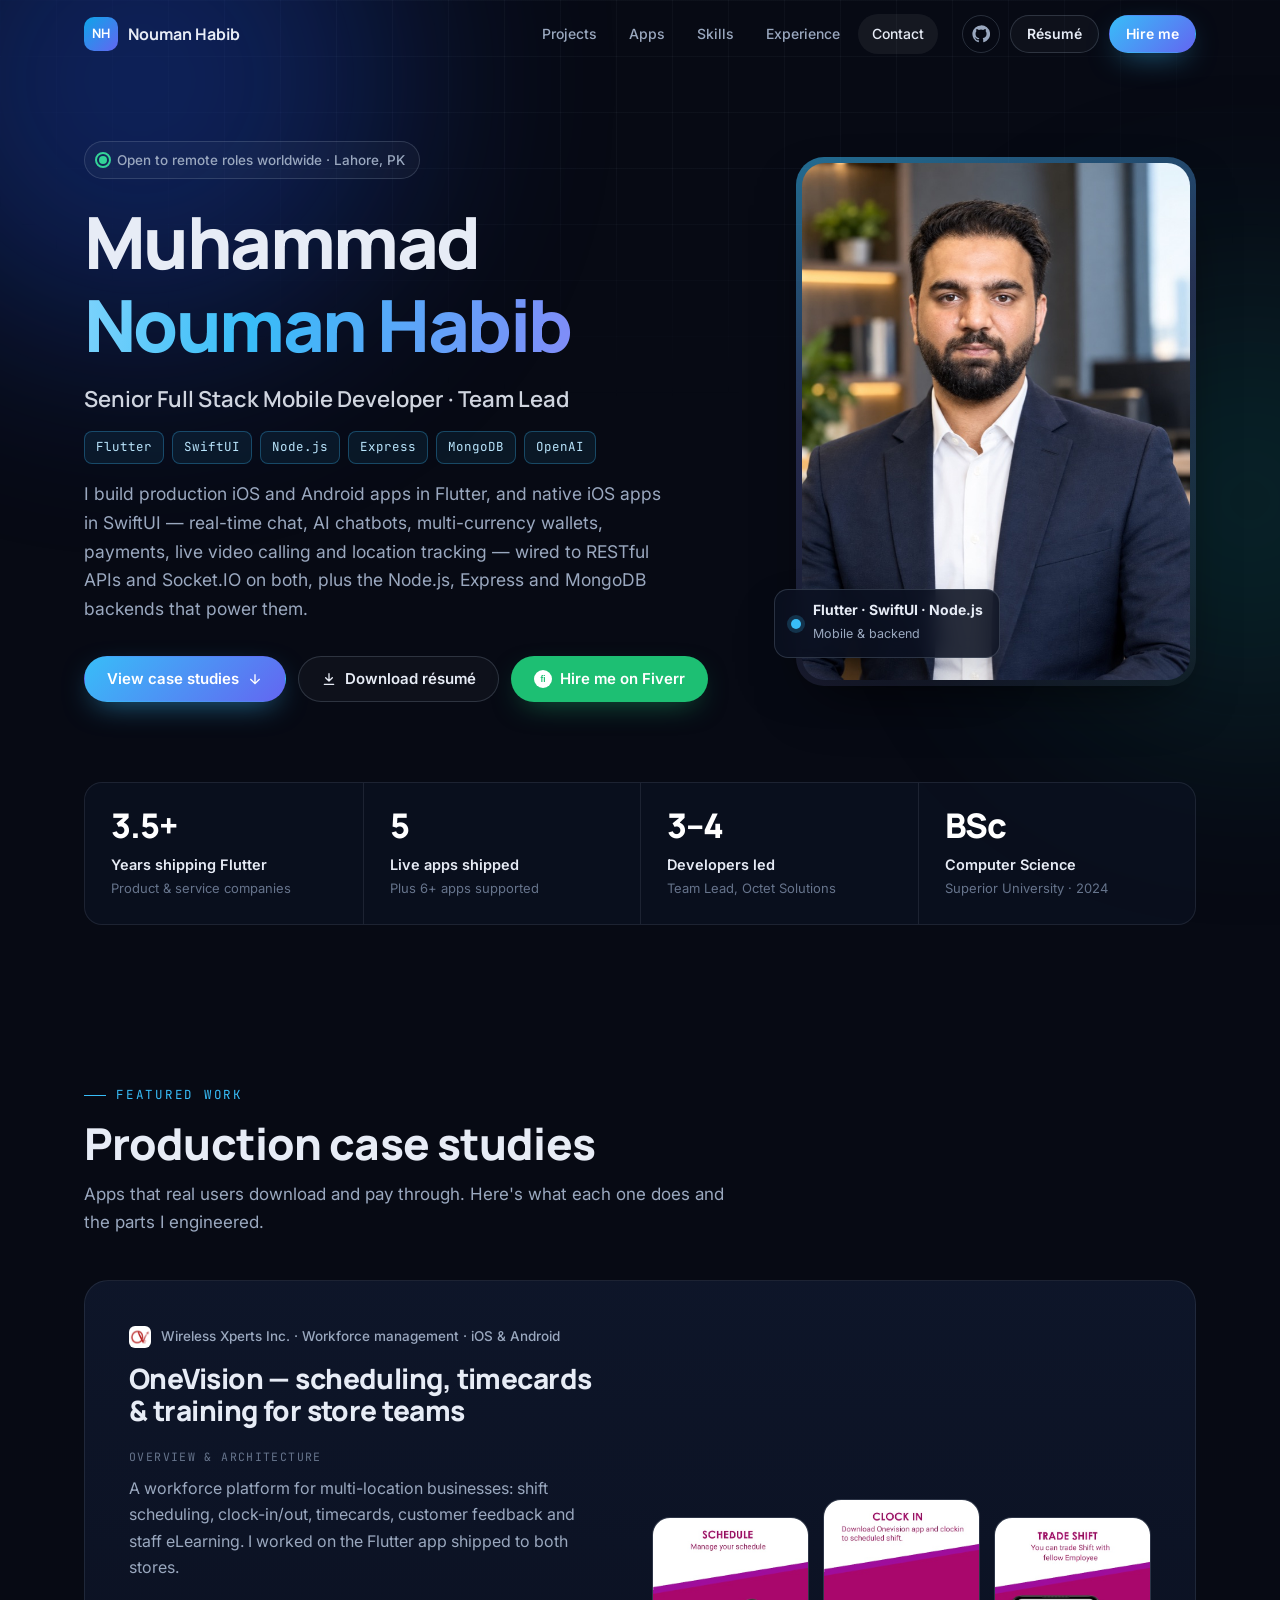
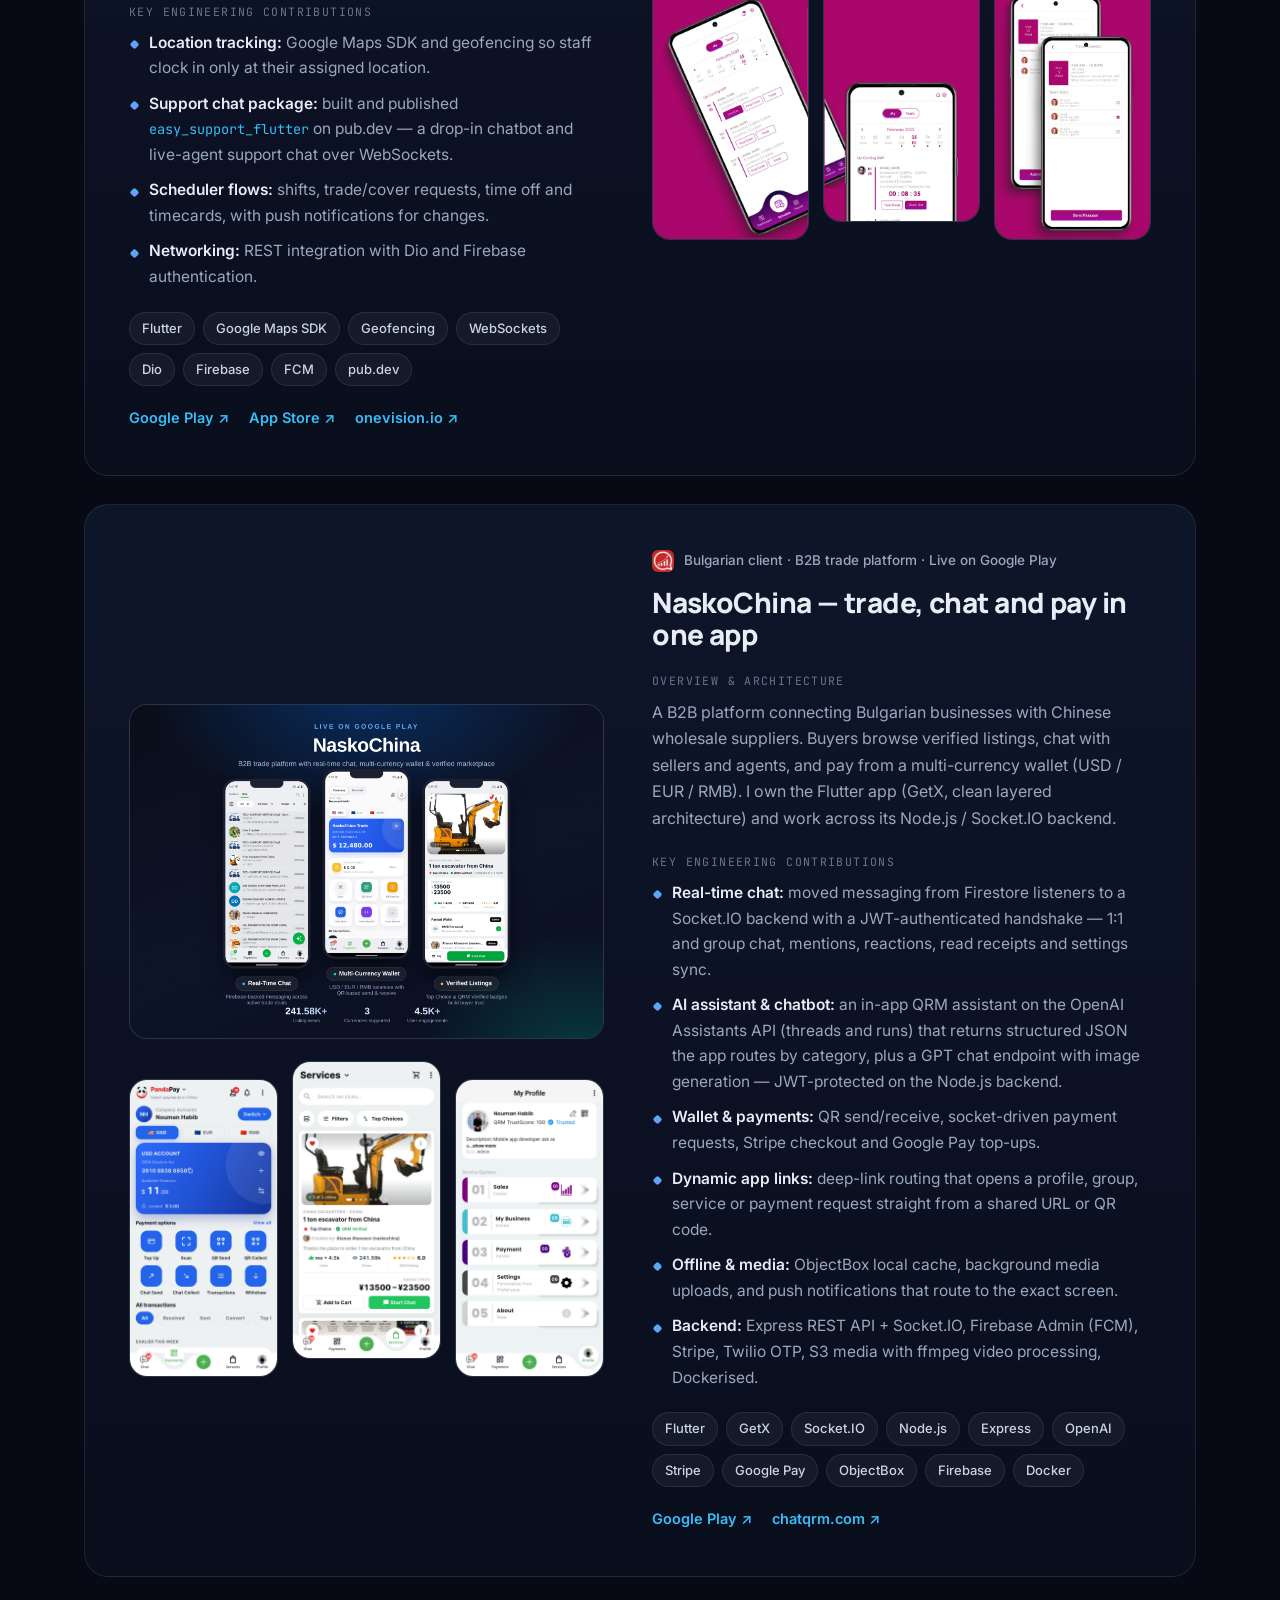
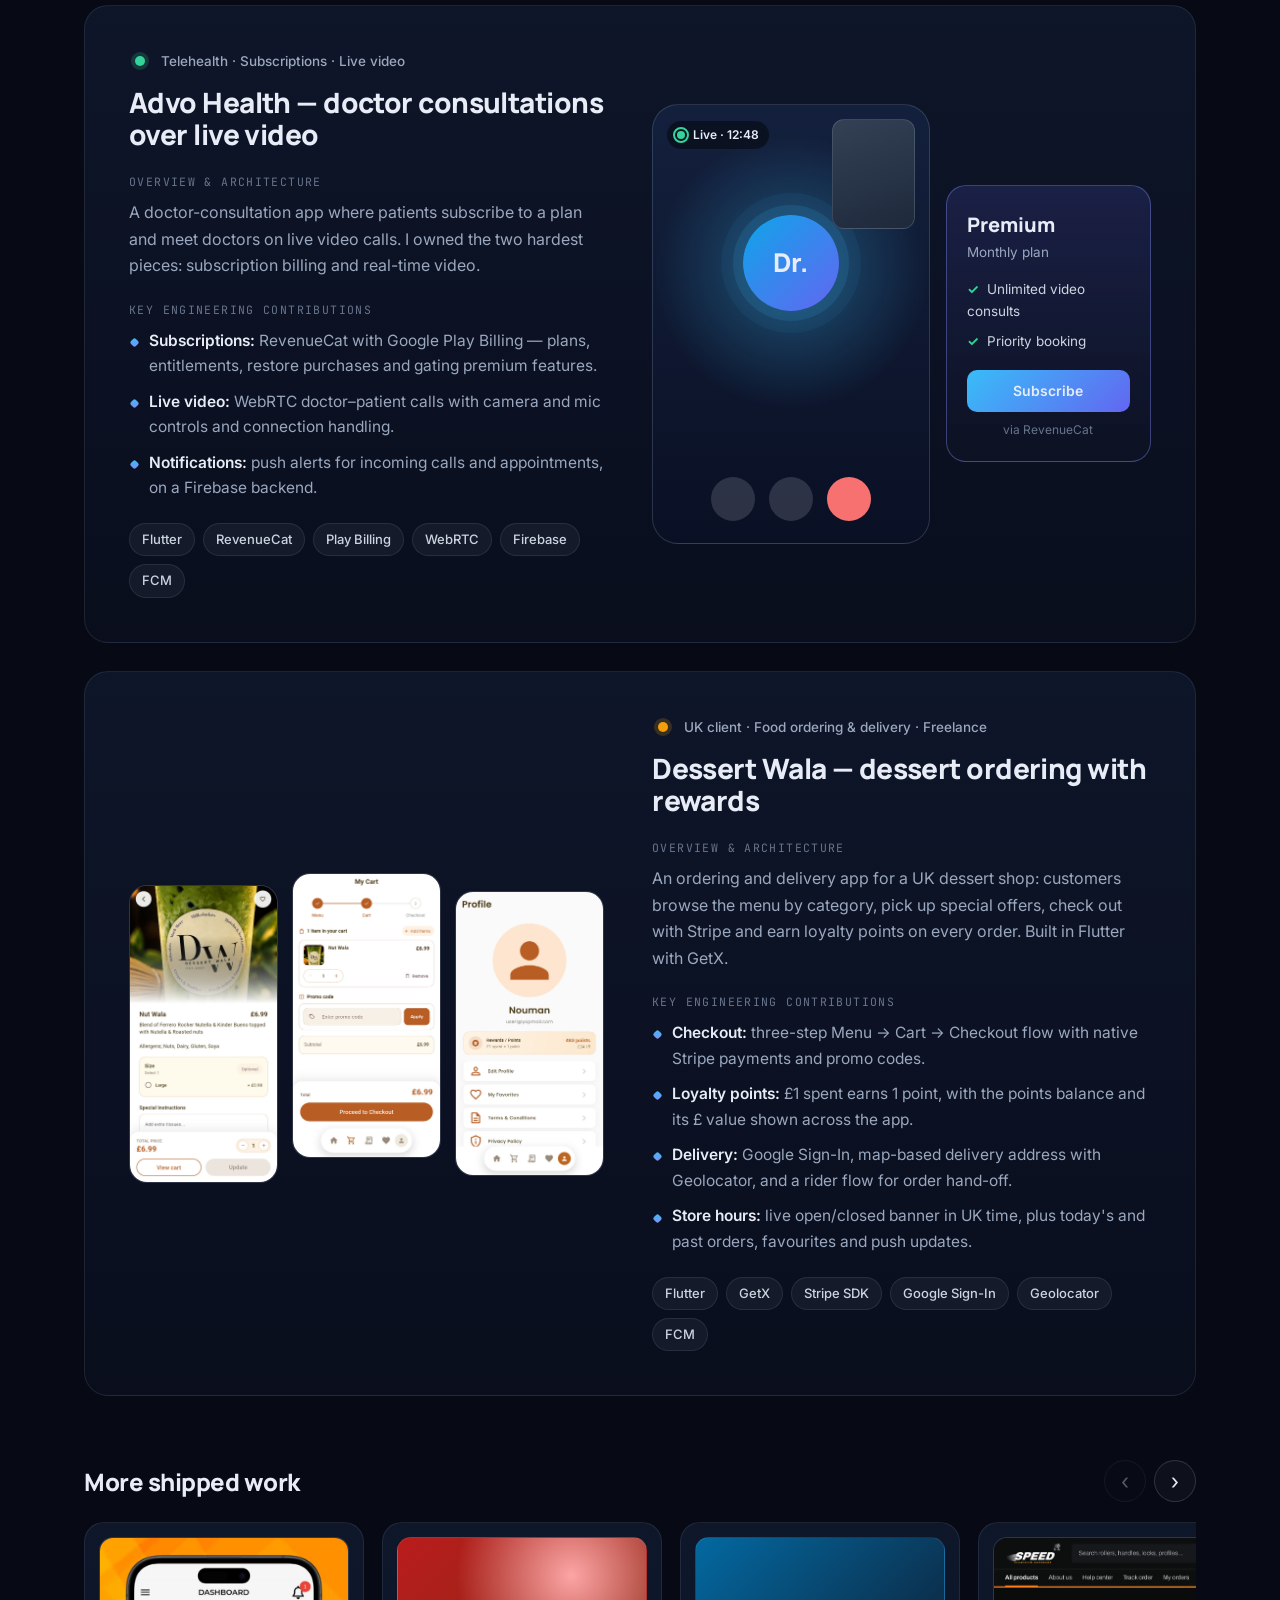
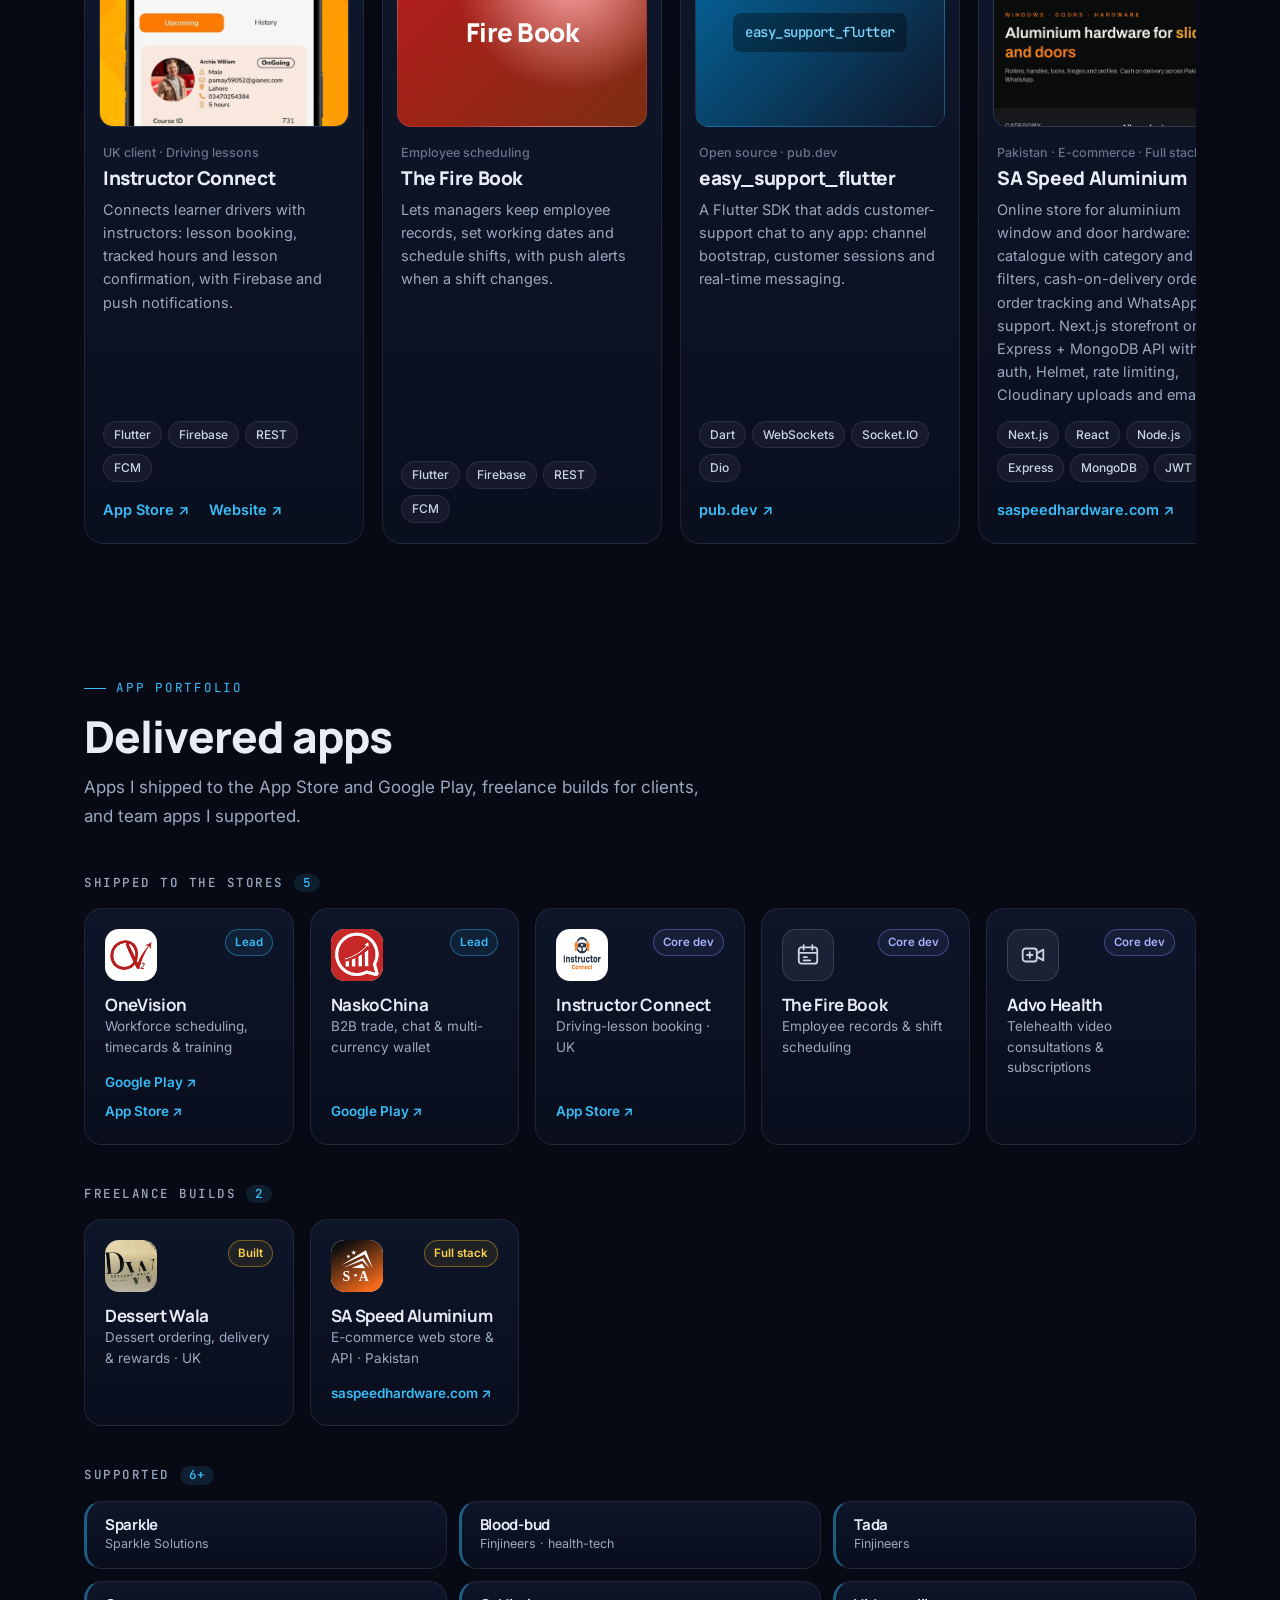
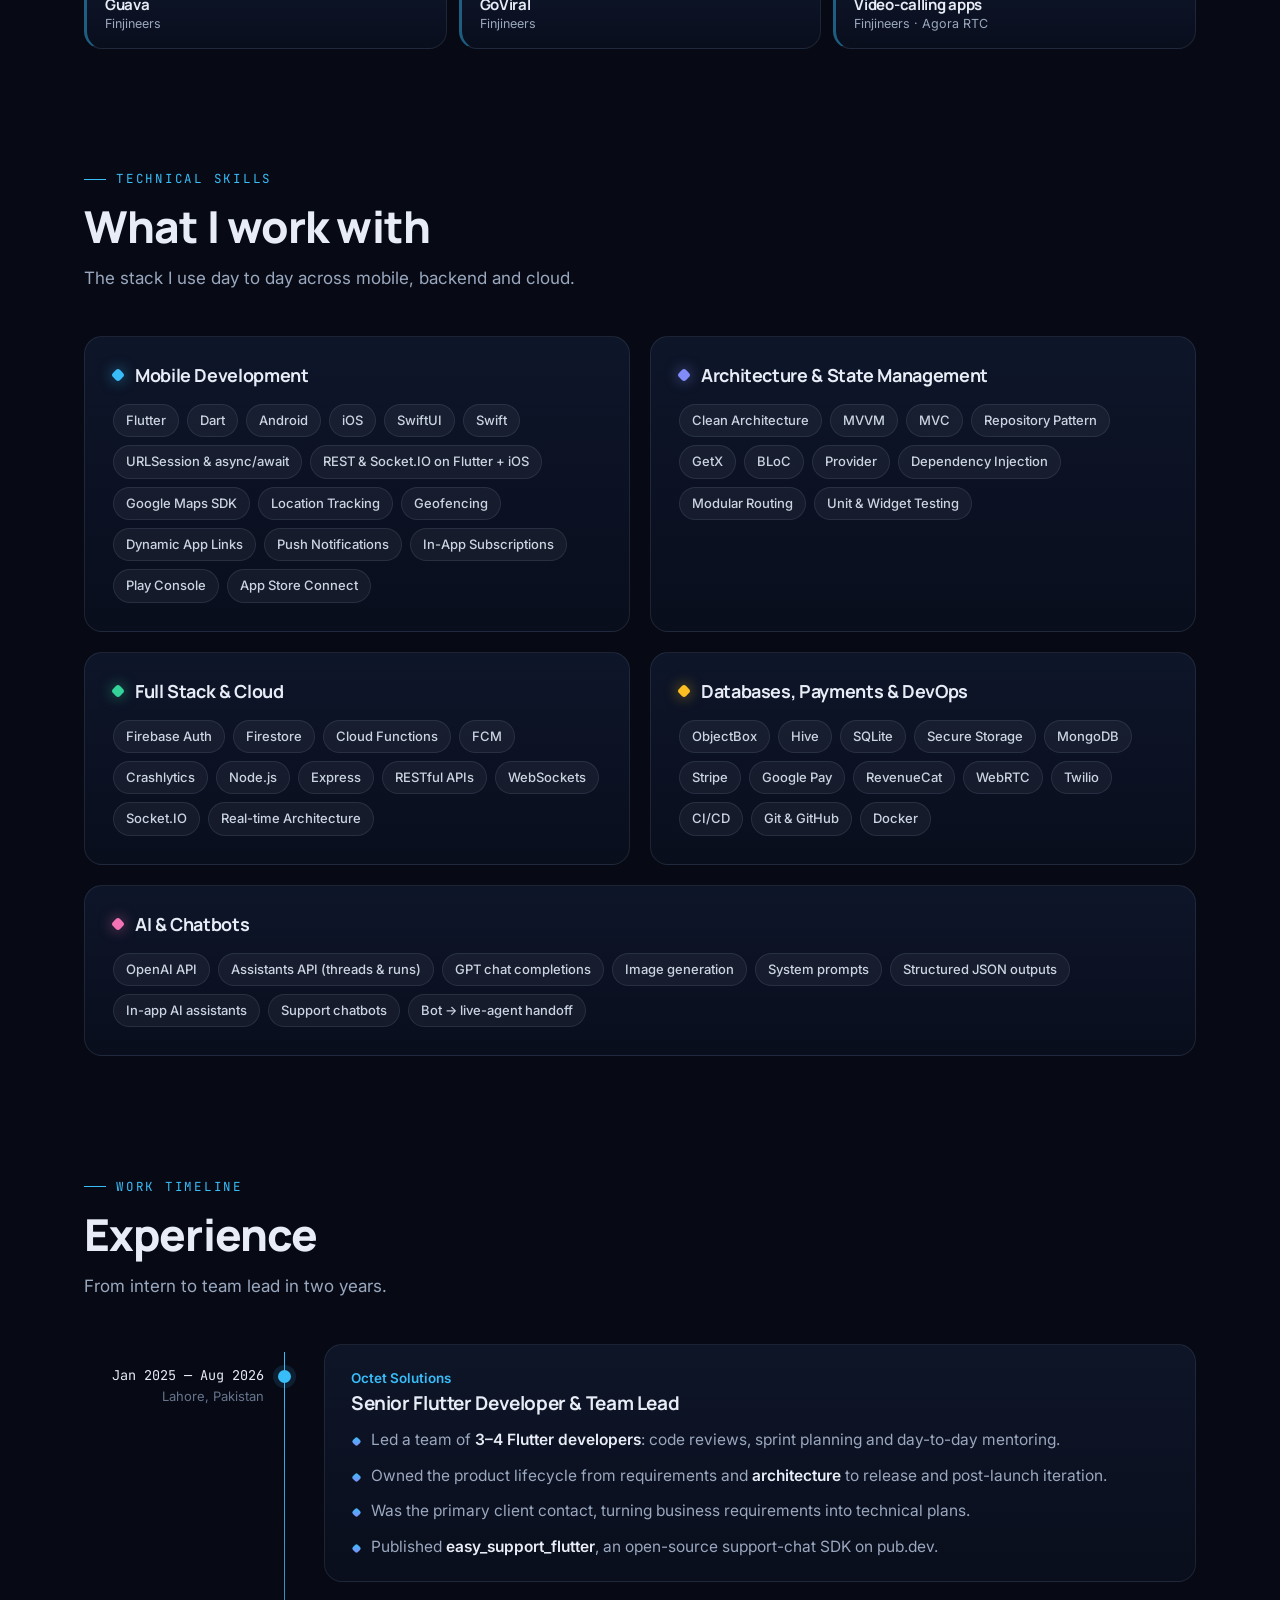
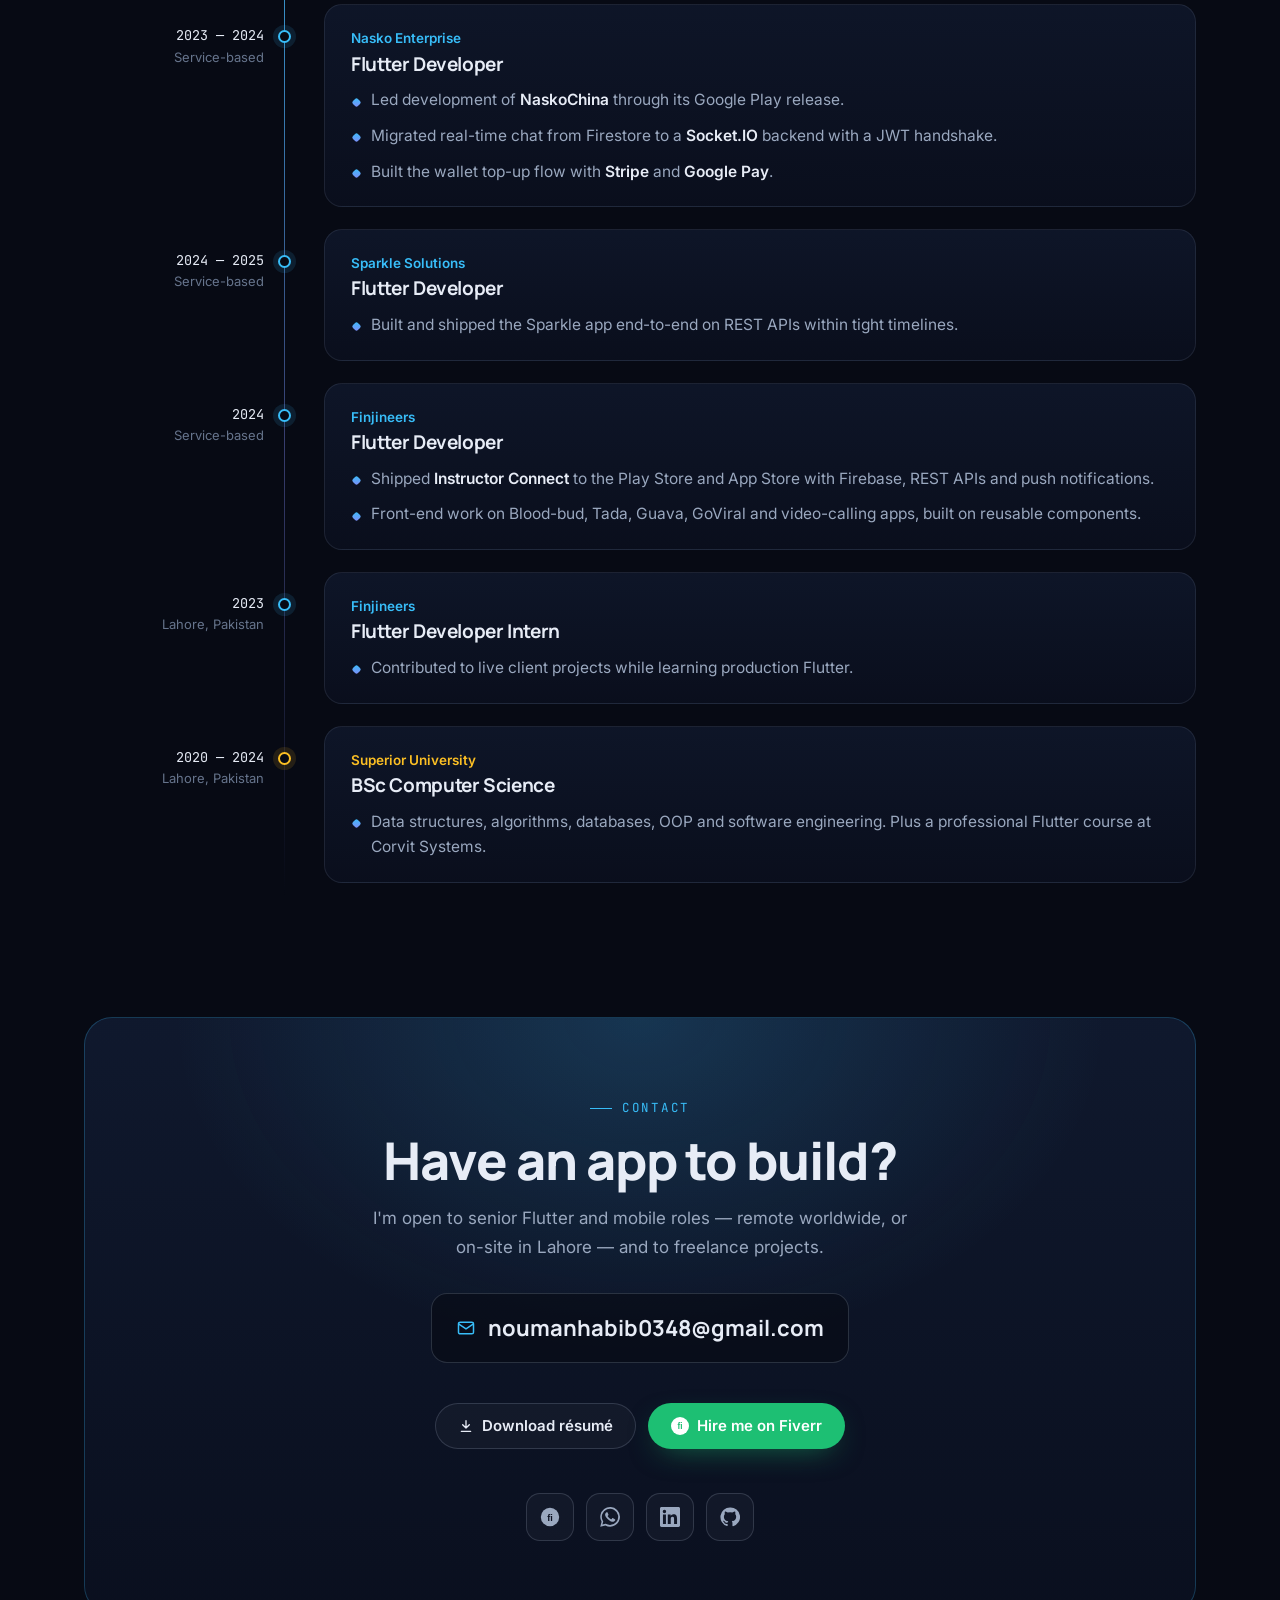
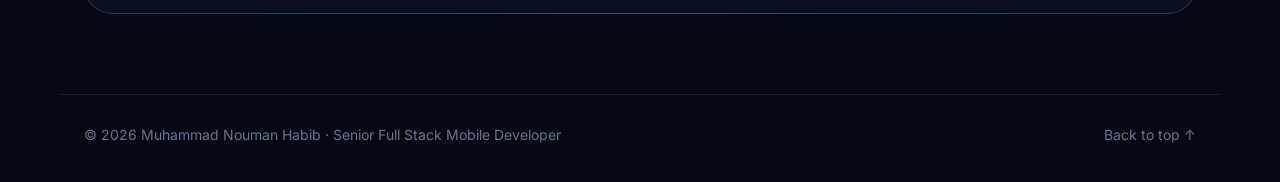
<file: index.html>
<!doctype html>
<html lang="en">
<head>
  <meta charset="utf-8">
  <meta name="viewport" content="width=device-width, initial-scale=1">
  <title>Nouman Habib — Senior Full Stack Mobile Developer</title>
  <meta name="description" content="Muhammad Nouman Habib — Senior Full Stack Mobile Developer &amp; Team Lead. Flutter and native SwiftUI apps with REST, Socket.IO real-time chat, AI chatbots, payments and the Node.js / MongoDB backends behind them.">
  <meta property="og:title" content="Nouman Habib — Senior Full Stack Mobile Developer">
  <meta property="og:description" content="Senior Full Stack Mobile Developer: Flutter and SwiftUI apps for iOS &amp; Android, Node.js / MongoDB backends, real-time chat, payments and AI chatbots.">
  <meta property="og:type" content="website">
  <meta property="og:url" content="https://noumanhabib786.github.io/">
  <meta property="og:image" content="https://noumanhabib786.github.io/assets/img/naskochina_showcase.jpg">
  <meta name="twitter:card" content="summary_large_image">
  <link rel="canonical" href="https://noumanhabib786.github.io/">
  <meta name="theme-color" content="#070a14">
  <link rel="icon" href="data:image/svg+xml,%3Csvg xmlns='http://www.w3.org/2000/svg' viewBox='0 0 64 64'%3E%3Crect width='64' height='64' rx='14' fill='%230b1020'/%3E%3Ctext x='50%25' y='56%25' text-anchor='middle' dominant-baseline='middle' font-family='Arial' font-weight='700' font-size='30' fill='%2338bdf8'%3ENH%3C/text%3E%3C/svg%3E">
  <link rel="preconnect" href="https://fonts.googleapis.com">
  <link rel="preconnect" href="https://fonts.gstatic.com" crossorigin>
  <link href="https://fonts.googleapis.com/css2?family=Inter:wght@400;500;600&family=Manrope:wght@600;700;800&family=JetBrains+Mono:wght@500&display=swap" rel="stylesheet">
  <link rel="stylesheet" href="styles.css">
  <script>document.documentElement.classList.add('js')</script>
</head>
<body>
  <div class="bg-grid" aria-hidden="true"></div>
  <div class="bg-glow bg-glow--a" aria-hidden="true"></div>
  <div class="bg-glow bg-glow--b" aria-hidden="true"></div>

  <!-- ============ NAV ============ -->
  <header class="nav" id="top">
    <div class="nav__inner container">
      <a href="#top" class="brand"><span class="brand__mark">NH</span><span class="brand__name">Nouman Habib</span></a>
      <nav class="nav__links" aria-label="Main">
        <a href="#projects">Projects</a>
        <a href="#apps">Apps</a>
        <a href="#skills">Skills</a>
        <a href="#experience">Experience</a>
        <a href="#contact">Contact</a>
      </nav>
      <div class="nav__actions">
        <a class="icon-btn" href="https://github.com/NoumanHabib786" target="_blank" rel="noopener" aria-label="GitHub">
          <svg viewBox="0 0 24 24" width="18" height="18" fill="currentColor"><path d="M12 .5a11.5 11.5 0 0 0-3.64 22.41c.58.1.79-.25.79-.56v-2c-3.2.7-3.88-1.37-3.88-1.37-.53-1.33-1.28-1.69-1.28-1.69-1.05-.71.08-.7.08-.7 1.16.08 1.77 1.19 1.77 1.19 1.03 1.77 2.71 1.26 3.37.96.1-.75.4-1.26.73-1.55-2.56-.29-5.25-1.28-5.25-5.68 0-1.26.45-2.28 1.19-3.09-.12-.29-.52-1.46.11-3.05 0 0 .97-.31 3.17 1.18a11 11 0 0 1 5.77 0c2.2-1.49 3.17-1.18 3.17-1.18.63 1.59.23 2.76.11 3.05.74.81 1.19 1.83 1.19 3.09 0 4.41-2.7 5.38-5.26 5.67.41.36.78 1.06.78 2.14v3.17c0 .31.21.67.8.56A11.5 11.5 0 0 0 12 .5Z"/></svg>
        </a>
        <a class="btn btn--ghost btn--sm hide-sm" href="resume/Nouman_Habib_Resume.pdf?v=2026-11-13c" target="_blank" rel="noopener">Résumé</a>
        <a class="btn btn--primary btn--sm" href="mailto:noumanhabib0348@gmail.com?subject=Let%27s%20work%20together">Hire me</a>
        <button class="nav__toggle" aria-label="Open menu" aria-expanded="false"><span></span><span></span></button>
      </div>
    </div>
    <nav class="nav__mobile" aria-label="Mobile">
      <a href="#projects">Projects</a>
      <a href="#apps">Apps</a>
      <a href="#skills">Skills</a>
      <a href="#experience">Experience</a>
      <a href="#contact">Contact</a>
      <a href="resume/Nouman_Habib_Resume.pdf?v=2026-11-13c" target="_blank" rel="noopener">View résumé</a>
      <a href="resume/Nouman_Habib_Resume.pdf?v=2026-11-13c" download="Nouman_Habib_Resume.pdf">Download résumé (PDF)</a>
    </nav>
  </header>

  <main>
    <!-- ============ HERO ============ -->
    <section class="hero container">
      <div class="hero__text reveal">
        <p class="pill"><span class="pulse"></span> Open to remote roles worldwide · Lahore, PK</p>
        <h1 class="hero__title">Muhammad <span class="grad">Nouman Habib</span></h1>
        <p class="hero__role">Senior Full Stack Mobile Developer · Team Lead</p>
        <ul class="hero__stack" aria-label="Core stack"><li>Flutter</li><li>SwiftUI</li><li>Node.js</li><li>Express</li><li>MongoDB</li><li>OpenAI</li></ul>
        <p class="hero__lead">I build production iOS and Android apps in Flutter, and native iOS apps in SwiftUI — real-time chat, AI chatbots, multi-currency wallets, payments, live video calling and location tracking — wired to RESTful APIs and Socket.IO on both, plus the Node.js, Express and MongoDB backends that power them.</p>
        <div class="hero__cta">
          <a class="btn btn--primary" href="#projects">View case studies
            <svg viewBox="0 0 24 24" width="16" height="16" fill="none" stroke="currentColor" stroke-width="2"><path d="M12 5v14M5 12l7 7 7-7"/></svg>
          </a>
          <a class="btn btn--ghost" href="resume/Nouman_Habib_Resume.pdf?v=2026-11-13c" download="Nouman_Habib_Resume.pdf"><svg viewBox="0 0 24 24" width="16" height="16" fill="none" stroke="currentColor" stroke-width="2" stroke-linecap="round" stroke-linejoin="round" aria-hidden="true"><path d="M12 4v11M7 10l5 5 5-5M5 20h14"/></svg> Download résumé</a>
          <a class="btn btn--fiverr" href="https://www.fiverr.com/noumanhabib191" target="_blank" rel="noopener"><svg viewBox="0 0 24 24" width="18" height="18" aria-hidden="true"><circle cx="12" cy="12" r="12" fill="#1dbf73"/><text x="12" y="16.3" text-anchor="middle" font-family="Arial, sans-serif" font-weight="700" font-size="11" fill="#fff">fi</text></svg> Hire me on Fiverr</a>
        </div>
      </div>
      <div class="hero__photo reveal">
        <div class="photo-frame">
          <img src="assets/img/profile.jpg" alt="Portrait of Muhammad Nouman Habib" width="526" height="700">
          <div class="photo-badge">
            <span class="photo-badge__dot"></span>
            <div><strong>Flutter · SwiftUI · Node.js</strong><small>Mobile &amp; backend</small></div>
          </div>
        </div>
      </div>

      <ul class="stats reveal">
        <li class="stat"><span class="stat__num">3.5+</span><span class="stat__label">Years shipping Flutter</span><span class="stat__sub">Product &amp; service companies</span></li>
        <li class="stat"><span class="stat__num">5</span><span class="stat__label">Live apps shipped</span><span class="stat__sub">Plus 6+ apps supported</span></li>
        <li class="stat"><span class="stat__num">3–4</span><span class="stat__label">Developers led</span><span class="stat__sub">Team Lead, Octet Solutions</span></li>
        <li class="stat"><span class="stat__num">BSc</span><span class="stat__label">Computer Science</span><span class="stat__sub">Superior University · 2024</span></li>
      </ul>
    </section>

    <!-- ============ PROJECTS ============ -->
    <section class="section container" id="projects">
      <header class="section__head reveal">
        <p class="eyebrow">Featured work</p>
        <h2>Production case studies</h2>
        <p class="section__intro">Apps that real users download and pay through. Here's what each one does and the parts I engineered.</p>
      </header>

      <!-- OneVision -->
      <article class="case reveal">
        <div class="case__body">
          <p class="case__tag"><img src="assets/img/ov_icon.png" alt="" width="22" height="22"> Wireless Xperts Inc. · Workforce management · iOS &amp; Android</p>
          <h3>OneVision — scheduling, timecards &amp; training for store teams</h3>
          <p class="label">Overview &amp; architecture</p>
          <p>A workforce platform for multi-location businesses: shift scheduling, clock-in/out, timecards, customer feedback and staff eLearning. I worked on the Flutter app shipped to both stores.</p>
          <p class="label">Key engineering contributions</p>
          <ul class="bullets">
            <li><strong>Location tracking:</strong> Google Maps SDK and geofencing so staff clock in only at their assigned location.</li>
            <li><strong>Support chat package:</strong> built and published <a href="https://pub.dev/packages/easy_support_flutter" target="_blank" rel="noopener"><code>easy_support_flutter</code></a> on pub.dev — a drop-in chatbot and live-agent support chat over WebSockets.</li>
            <li><strong>Scheduler flows:</strong> shifts, trade/cover requests, time off and timecards, with push notifications for changes.</li>
            <li><strong>Networking:</strong> REST integration with Dio and Firebase authentication.</li>
          </ul>
          <ul class="chips">
            <li>Flutter</li><li>Google Maps SDK</li><li>Geofencing</li><li>WebSockets</li><li>Dio</li><li>Firebase</li><li>FCM</li><li>pub.dev</li>
          </ul>
          <div class="links">
            <a class="link" href="https://play.google.com/store/apps/details?id=onevision.io.ui" target="_blank" rel="noopener">Google Play <span aria-hidden="true">↗</span></a>
            <a class="link" href="https://apps.apple.com/us/app/onevision/id1583380071" target="_blank" rel="noopener">App Store <span aria-hidden="true">↗</span></a>
            <a class="link" href="https://onevision.io/" target="_blank" rel="noopener">onevision.io <span aria-hidden="true">↗</span></a>
          </div>
        </div>
        <div class="case__media">
          <div class="phones">
            <button class="shot" data-full="assets/img/ov_1.jpg" aria-label="Enlarge OneVision schedule screen"><img src="assets/img/ov_1.jpg" alt="OneVision schedule screen" loading="lazy" width="435" height="900"></button>
            <button class="shot" data-full="assets/img/ov_2.jpg" aria-label="Enlarge OneVision screen 2"><img src="assets/img/ov_2.jpg" alt="OneVision app screen" loading="lazy" width="435" height="900"></button>
            <button class="shot" data-full="assets/img/ov_3.jpg" aria-label="Enlarge OneVision screen 3"><img src="assets/img/ov_3.jpg" alt="OneVision app screen" loading="lazy" width="435" height="900"></button>
          </div>
        </div>
      </article>

      <!-- NaskoChina -->
      <article class="case case--flip reveal">
        <div class="case__body">
          <p class="case__tag"><img src="assets/img/nc_icon.png" alt="" width="22" height="22"> Bulgarian client · B2B trade platform · Live on Google Play</p>
          <h3>NaskoChina — trade, chat and pay in one app</h3>
          <p class="label">Overview &amp; architecture</p>
          <p>A B2B platform connecting Bulgarian businesses with Chinese wholesale suppliers. Buyers browse verified listings, chat with sellers and agents, and pay from a multi-currency wallet (USD / EUR / RMB). I own the Flutter app (GetX, clean layered architecture) and work across its Node.js / Socket.IO backend.</p>
          <p class="label">Key engineering contributions</p>
          <ul class="bullets">
            <li><strong>Real-time chat:</strong> moved messaging from Firestore listeners to a Socket.IO backend with a JWT-authenticated handshake — 1:1 and group chat, mentions, reactions, read receipts and settings sync.</li>
            <li><strong>AI assistant &amp; chatbot:</strong> an in-app QRM assistant on the OpenAI Assistants API (threads and runs) that returns structured JSON the app routes by category, plus a GPT chat endpoint with image generation — JWT-protected on the Node.js backend.</li>
            <li><strong>Wallet &amp; payments:</strong> QR send/receive, socket-driven payment requests, Stripe checkout and Google Pay top-ups.</li>
            <li><strong>Dynamic app links:</strong> deep-link routing that opens a profile, group, service or payment request straight from a shared URL or QR code.</li>
            <li><strong>Offline &amp; media:</strong> ObjectBox local cache, background media uploads, and push notifications that route to the exact screen.</li>
            <li><strong>Backend:</strong> Express REST API + Socket.IO, Firebase Admin (FCM), Stripe, Twilio OTP, S3 media with ffmpeg video processing, Dockerised.</li>
          </ul>
          <ul class="chips">
            <li>Flutter</li><li>GetX</li><li>Socket.IO</li><li>Node.js</li><li>Express</li><li>OpenAI</li><li>Stripe</li><li>Google Pay</li><li>ObjectBox</li><li>Firebase</li><li>Docker</li>
          </ul>
          <div class="links">
            <a class="link" href="https://play.google.com/store/apps/details?id=com.qrm.naskochina" target="_blank" rel="noopener">Google Play <span aria-hidden="true">↗</span></a>
            <a class="link" href="https://chatqrm.com/" target="_blank" rel="noopener">chatqrm.com <span aria-hidden="true">↗</span></a>
          </div>
        </div>
        <div class="case__media">
          <button class="shot shot--wide" data-full="assets/img/naskochina_showcase.jpg" aria-label="Enlarge NaskoChina screenshots">
            <img src="assets/img/naskochina_showcase.jpg" alt="NaskoChina screens: chat list, multi-currency wallet and a verified listing" loading="lazy" width="1800" height="1266">
          </button>
          <div class="phones phones--below">
            <button class="shot" data-full="assets/img/nc_1.jpg" aria-label="Enlarge NaskoChina wallet screen"><img src="assets/img/nc_1.jpg" alt="NaskoChina wallet: USD / EUR / RMB accounts, top up, QR send and collect" loading="lazy" width="600" height="1208"></button>
            <button class="shot" data-full="assets/img/nc_2.jpg" aria-label="Enlarge NaskoChina services screen"><img src="assets/img/nc_2.jpg" alt="NaskoChina services marketplace with a verified listing" loading="lazy" width="600" height="1208"></button>
            <button class="shot" data-full="assets/img/nc_3.jpg" aria-label="Enlarge NaskoChina profile screen"><img src="assets/img/nc_3.jpg" alt="NaskoChina profile with trust score and service centres" loading="lazy" width="600" height="1208"></button>
          </div>
        </div>
      </article>

      <!-- Advo Health -->
      <article class="case reveal">
        <div class="case__body">
          <p class="case__tag"><span class="tag-dot"></span> Telehealth · Subscriptions · Live video</p>
          <h3>Advo Health — doctor consultations over live video</h3>
          <p class="label">Overview &amp; architecture</p>
          <p>A doctor-consultation app where patients subscribe to a plan and meet doctors on live video calls. I owned the two hardest pieces: subscription billing and real-time video.</p>
          <p class="label">Key engineering contributions</p>
          <ul class="bullets">
            <li><strong>Subscriptions:</strong> RevenueCat with Google Play Billing — plans, entitlements, restore purchases and gating premium features.</li>
            <li><strong>Live video:</strong> WebRTC doctor–patient calls with camera and mic controls and connection handling.</li>
            <li><strong>Notifications:</strong> push alerts for incoming calls and appointments, on a Firebase backend.</li>
          </ul>
          <ul class="chips">
            <li>Flutter</li><li>RevenueCat</li><li>Play Billing</li><li>WebRTC</li><li>Firebase</li><li>FCM</li>
          </ul>
        </div>
        <div class="case__media">
          <div class="mock" aria-hidden="true">
            <div class="mock__call">
              <div class="mock__remote"><span>Dr.</span></div>
              <div class="mock__self"></div>
              <div class="mock__live"><span class="pulse"></span> Live · 12:48</div>
              <div class="mock__controls"><i></i><i></i><i class="end"></i></div>
            </div>
            <div class="mock__plan">
              <p class="mock__plan-title">Premium</p>
              <p class="mock__plan-price">Monthly plan</p>
              <ul><li>Unlimited video consults</li><li>Priority booking</li></ul>
              <span class="mock__plan-btn">Subscribe</span>
              <small>via RevenueCat</small>
            </div>
          </div>
        </div>
      </article>

      <!-- Dessert Wala -->
      <article class="case case--flip reveal">
        <div class="case__body">
          <p class="case__tag"><span class="tag-dot tag-dot--warm"></span> UK client · Food ordering &amp; delivery · Freelance</p>
          <h3>Dessert Wala — dessert ordering with rewards</h3>
          <p class="label">Overview &amp; architecture</p>
          <p>An ordering and delivery app for a UK dessert shop: customers browse the menu by category, pick up special offers, check out with Stripe and earn loyalty points on every order. Built in Flutter with GetX.</p>
          <p class="label">Key engineering contributions</p>
          <ul class="bullets">
            <li><strong>Checkout:</strong> three-step Menu → Cart → Checkout flow with native Stripe payments and promo codes.</li>
            <li><strong>Loyalty points:</strong> £1 spent earns 1 point, with the points balance and its £ value shown across the app.</li>
            <li><strong>Delivery:</strong> Google Sign-In, map-based delivery address with Geolocator, and a rider flow for order hand-off.</li>
            <li><strong>Store hours:</strong> live open/closed banner in UK time, plus today's and past orders, favourites and push updates.</li>
          </ul>
          <ul class="chips">
            <li>Flutter</li><li>GetX</li><li>Stripe SDK</li><li>Google Sign-In</li><li>Geolocator</li><li>FCM</li>
          </ul>
        </div>
        <div class="case__media">
          <div class="phones">
            <button class="shot" data-full="assets/img/dw_detail.jpg" aria-label="Enlarge Dessert Wala product screen"><img src="assets/img/dw_detail.jpg" alt="Dessert Wala product page for the Nut Wala milkshake with size options" loading="lazy" width="600" height="1209"></button>
            <button class="shot" data-full="assets/img/dw_2.jpg" aria-label="Enlarge Dessert Wala cart screen"><img src="assets/img/dw_2.jpg" alt="Dessert Wala cart with checkout steps and promo code" loading="lazy" width="600" height="1154"></button>
            <button class="shot" data-full="assets/img/dw_3.jpg" aria-label="Enlarge Dessert Wala profile screen"><img src="assets/img/dw_3.jpg" alt="Dessert Wala profile with loyalty points" loading="lazy" width="600" height="1154"></button>
          </div>
        </div>
      </article>

      <!-- More apps -->
      <div class="more reveal">
        <div class="more__head">
          <h3>More shipped work</h3>
          <div class="more__arrows">
            <button class="arrow" data-dir="-1" aria-label="Scroll left">‹</button>
            <button class="arrow" data-dir="1" aria-label="Scroll right">›</button>
          </div>
        </div>
        <div class="rail" tabindex="0">
          <article class="mini">
            <button class="mini__img shot" data-full="assets/img/ic_1.jpg" aria-label="Enlarge Instructor Connect screenshot"><img src="assets/img/ic_1.jpg" alt="Instructor Connect lesson dashboard" loading="lazy"></button>
            <p class="mini__kicker">UK client · Driving lessons</p>
            <h4>Instructor Connect</h4>
            <p>Connects learner drivers with instructors: lesson booking, tracked hours and lesson confirmation, with Firebase and push notifications.</p>
            <ul class="chips chips--sm"><li>Flutter</li><li>Firebase</li><li>REST</li><li>FCM</li></ul>
            <div class="links">
              <a class="link" href="https://apps.apple.com/gb/app/instructor-connect/id6478342769" target="_blank" rel="noopener">App Store ↗</a>
              <a class="link" href="https://instructorconnect.co.uk/" target="_blank" rel="noopener">Website ↗</a>
            </div>
          </article>
          <article class="mini">
            <div class="mini__art mini__art--sched" aria-hidden="true"><span>Fire Book</span></div>
            <p class="mini__kicker">Employee scheduling</p>
            <h4>The Fire Book</h4>
            <p>Lets managers keep employee records, set working dates and schedule shifts, with push alerts when a shift changes.</p>
            <ul class="chips chips--sm"><li>Flutter</li><li>Firebase</li><li>REST</li><li>FCM</li></ul>
          </article>
          <article class="mini">
            <div class="mini__art mini__art--pkg" aria-hidden="true"><code>easy_support_flutter</code></div>
            <p class="mini__kicker">Open source · pub.dev</p>
            <h4>easy_support_flutter</h4>
            <p>A Flutter SDK that adds customer-support chat to any app: channel bootstrap, customer sessions and real-time messaging.</p>
            <ul class="chips chips--sm"><li>Dart</li><li>WebSockets</li><li>Socket.IO</li><li>Dio</li></ul>
            <div class="links"><a class="link" href="https://pub.dev/packages/easy_support_flutter" target="_blank" rel="noopener">pub.dev ↗</a></div>
          </article>
          <article class="mini">
            <button class="mini__img mini__img--site shot" data-full="assets/img/sa_site.jpg" aria-label="Enlarge SA Speed Aluminium website screenshot"><img src="assets/img/sa_card.jpg" alt="SA Speed Aluminium Hardware storefront homepage" loading="lazy"></button>
            <p class="mini__kicker">Pakistan · E-commerce · Full stack</p>
            <h4>SA Speed Aluminium</h4>
            <p>Online store for aluminium window and door hardware: catalogue with category and price filters, cash-on-delivery orders, order tracking and WhatsApp support. Next.js storefront on an Express + MongoDB API with JWT auth, Helmet, rate limiting, Cloudinary uploads and email.</p>
            <ul class="chips chips--sm"><li>Next.js</li><li>React</li><li>Node.js</li><li>Express</li><li>MongoDB</li><li>JWT</li></ul>
            <div class="links"><a class="link" href="https://saspeedhardware.com/" target="_blank" rel="noopener">saspeedhardware.com ↗</a></div>
          </article>
          <article class="mini">
            <div class="mini__art mini__art--swift" aria-hidden="true"><span>SwiftUI</span></div>
            <p class="mini__kicker">Native iOS · In progress</p>
            <h4>ChatQRM for iOS</h4>
            <p>A native SwiftUI client for the ChatQRM chat backend: REST networking with URLSession and async/await, MVVM with the Observation framework, and Keychain-backed sessions.</p>
            <ul class="chips chips--sm"><li>Swift</li><li>SwiftUI</li><li>REST</li><li>URLSession</li><li>async/await</li><li>Keychain</li></ul>
          </article>
        </div>
      </div>
    </section>

    <!-- ============ DELIVERED APPS ============ -->
    <section class="section container" id="apps">
      <header class="section__head reveal">
        <p class="eyebrow">App portfolio</p>
        <h2>Delivered apps</h2>
        <p class="section__intro">Apps I shipped to the App Store and Google Play, freelance builds for clients, and team apps I supported.</p>
      </header>

      <h3 class="apps__group">Shipped to the stores <span>5</span></h3>
      <div class="apps-grid">
          <article class="app reveal">
            <div class="app__top"><img class="app__icon" src="assets/img/ov_icon.png" alt="" width="52" height="52" loading="lazy"><span class="app__role app__role--lead">Lead</span></div>
            <h4>OneVision</h4>
            <p>Workforce scheduling, timecards &amp; training</p>
            <div class="app__links"><a class="link" href="https://play.google.com/store/apps/details?id=onevision.io.ui" target="_blank" rel="noopener">Google Play ↗</a><a class="link" href="https://apps.apple.com/us/app/onevision/id1583380071" target="_blank" rel="noopener">App Store ↗</a></div>
          </article>
          <article class="app reveal">
            <div class="app__top"><img class="app__icon" src="assets/img/nc_icon.png" alt="" width="52" height="52" loading="lazy"><span class="app__role app__role--lead">Lead</span></div>
            <h4>NaskoChina</h4>
            <p>B2B trade, chat &amp; multi-currency wallet</p>
            <div class="app__links"><a class="link" href="https://play.google.com/store/apps/details?id=com.qrm.naskochina" target="_blank" rel="noopener">Google Play ↗</a></div>
          </article>
          <article class="app reveal">
            <div class="app__top"><img class="app__icon" src="assets/img/ic_icon.png" alt="" width="52" height="52" loading="lazy"><span class="app__role app__role--core">Core dev</span></div>
            <h4>Instructor Connect</h4>
            <p>Driving-lesson booking · UK</p>
            <div class="app__links"><a class="link" href="https://apps.apple.com/gb/app/instructor-connect/id6478342769" target="_blank" rel="noopener">App Store ↗</a></div>
          </article>
          <article class="app reveal">
            <div class="app__top"><span class="app__icon app__icon--glyph" aria-hidden="true"><svg viewBox="0 0 24 24" width="26" height="26" fill="none" stroke="currentColor" stroke-width="1.7" stroke-linecap="round" stroke-linejoin="round"><rect x="3.5" y="5" width="17" height="15" rx="2.5"/><path d="M3.5 10h17M8 3v4M16 3v4M8 14h3M8 17h6"/></svg></span><span class="app__role app__role--core">Core dev</span></div>
            <h4>The Fire Book</h4>
            <p>Employee records &amp; shift scheduling</p>
          </article>
          <article class="app reveal">
            <div class="app__top"><span class="app__icon app__icon--glyph" aria-hidden="true"><svg viewBox="0 0 24 24" width="26" height="26" fill="none" stroke="currentColor" stroke-width="1.7" stroke-linecap="round" stroke-linejoin="round"><rect x="2.5" y="6" width="13" height="12" rx="2.5"/><path d="m15.5 10.5 6-3.5v10l-6-3.5"/><path d="M9 9.5v5M6.5 12h5"/></svg></span><span class="app__role app__role--core">Core dev</span></div>
            <h4>Advo Health</h4>
            <p>Telehealth video consultations &amp; subscriptions</p>
          </article>
      </div>

      <h3 class="apps__group">Freelance builds <span>2</span></h3>
      <div class="apps-grid">
          <article class="app reveal">
            <div class="app__top"><img class="app__icon" src="assets/img/dw_icon.jpg" alt="" width="52" height="52" loading="lazy"><span class="app__role app__role--built">Built</span></div>
            <h4>Dessert Wala</h4>
            <p>Dessert ordering, delivery &amp; rewards · UK</p>
          </article>
          <article class="app reveal">
            <div class="app__top"><img class="app__icon" src="assets/img/sa_icon.svg" alt="" width="52" height="52" loading="lazy"><span class="app__role app__role--built">Full stack</span></div>
            <h4>SA Speed Aluminium</h4>
            <p>E-commerce web store &amp; API · Pakistan</p>
            <div class="app__links"><a class="link" href="https://saspeedhardware.com/" target="_blank" rel="noopener">saspeedhardware.com ↗</a></div>
          </article>
      </div>

      <h3 class="apps__group">Supported <span>6+</span></h3>
      <div class="apps-grid apps-grid--compact">
          <article class="app app--compact reveal">
            <div><h4>Sparkle</h4><p>Sparkle Solutions</p></div>
          </article>
          <article class="app app--compact reveal">
            <div><h4>Blood-bud</h4><p>Finjineers · health-tech</p></div>
          </article>
          <article class="app app--compact reveal">
            <div><h4>Tada</h4><p>Finjineers</p></div>
          </article>
          <article class="app app--compact reveal">
            <div><h4>Guava</h4><p>Finjineers</p></div>
          </article>
          <article class="app app--compact reveal">
            <div><h4>GoViral</h4><p>Finjineers</p></div>
          </article>
          <article class="app app--compact reveal">
            <div><h4>Video-calling apps</h4><p>Finjineers · Agora RTC</p></div>
          </article>
      </div>
    </section>

    <!-- ============ SKILLS ============ -->
    <section class="section container" id="skills">
      <header class="section__head reveal">
        <p class="eyebrow">Technical skills</p>
        <h2>What I work with</h2>
        <p class="section__intro">The stack I use day to day across mobile, backend and cloud.</p>
      </header>
      <div class="skills">
        <div class="skill-card reveal">
          <h3><span class="dot dot--blue"></span>Mobile Development</h3>
          <ul class="chips"><li>Flutter</li><li>Dart</li><li>Android</li><li>iOS</li><li>SwiftUI</li><li>Swift</li><li>URLSession &amp; async/await</li><li>REST &amp; Socket.IO on Flutter + iOS</li><li>Google Maps SDK</li><li>Location Tracking</li><li>Geofencing</li><li>Dynamic App Links</li><li>Push Notifications</li><li>In-App Subscriptions</li><li>Play Console</li><li>App Store Connect</li></ul>
        </div>
        <div class="skill-card reveal">
          <h3><span class="dot dot--violet"></span>Architecture &amp; State Management</h3>
          <ul class="chips"><li>Clean Architecture</li><li>MVVM</li><li>MVC</li><li>Repository Pattern</li><li>GetX</li><li>BLoC</li><li>Provider</li><li>Dependency Injection</li><li>Modular Routing</li><li>Unit &amp; Widget Testing</li></ul>
        </div>
        <div class="skill-card reveal">
          <h3><span class="dot dot--cyan"></span>Full Stack &amp; Cloud</h3>
          <ul class="chips"><li>Firebase Auth</li><li>Firestore</li><li>Cloud Functions</li><li>FCM</li><li>Crashlytics</li><li>Node.js</li><li>Express</li><li>RESTful APIs</li><li>WebSockets</li><li>Socket.IO</li><li>Real-time Architecture</li></ul>
        </div>
        <div class="skill-card reveal">
          <h3><span class="dot dot--amber"></span>Databases, Payments &amp; DevOps</h3>
          <ul class="chips"><li>ObjectBox</li><li>Hive</li><li>SQLite</li><li>Secure Storage</li><li>MongoDB</li><li>Stripe</li><li>Google Pay</li><li>RevenueCat</li><li>WebRTC</li><li>Twilio</li><li>CI/CD</li><li>Git &amp; GitHub</li><li>Docker</li></ul>
        </div>
        <div class="skill-card skill-card--wide reveal">
          <h3><span class="dot dot--pink"></span>AI &amp; Chatbots</h3>
          <ul class="chips"><li>OpenAI API</li><li>Assistants API (threads &amp; runs)</li><li>GPT chat completions</li><li>Image generation</li><li>System prompts</li><li>Structured JSON outputs</li><li>In-app AI assistants</li><li>Support chatbots</li><li>Bot → live-agent handoff</li></ul>
        </div>
      </div>
    </section>

    <!-- ============ EXPERIENCE ============ -->
    <section class="section container" id="experience">
      <header class="section__head reveal">
        <p class="eyebrow">Work timeline</p>
        <h2>Experience</h2>
        <p class="section__intro">From intern to team lead in two years.</p>
      </header>
      <ol class="timeline">
        <li class="tl reveal">
          <div class="tl__meta"><span class="tl__date">Jan 2025 — Aug 2026</span><span class="tl__where">Lahore, Pakistan</span></div>
          <div class="tl__card">
            <p class="tl__org">Octet Solutions</p>
            <h3>Senior Flutter Developer &amp; Team Lead</h3>
            <ul class="bullets">
              <li>Led a team of <strong>3–4 Flutter developers</strong>: code reviews, sprint planning and day-to-day mentoring.</li>
              <li>Owned the product lifecycle from requirements and <strong>architecture</strong> to release and post-launch iteration.</li>
              <li>Was the primary client contact, turning business requirements into technical plans.</li>
              <li>Published <strong>easy_support_flutter</strong>, an open-source support-chat SDK on pub.dev.</li>
            </ul>
          </div>
        </li>
        <li class="tl reveal">
          <div class="tl__meta"><span class="tl__date">2023 — 2024</span><span class="tl__where">Service-based</span></div>
          <div class="tl__card">
            <p class="tl__org">Nasko Enterprise</p>
            <h3>Flutter Developer</h3>
            <ul class="bullets">
              <li>Led development of <strong>NaskoChina</strong> through its Google Play release.</li>
              <li>Migrated real-time chat from Firestore to a <strong>Socket.IO</strong> backend with a JWT handshake.</li>
              <li>Built the wallet top-up flow with <strong>Stripe</strong> and <strong>Google Pay</strong>.</li>
            </ul>
          </div>
        </li>
        <li class="tl reveal">
          <div class="tl__meta"><span class="tl__date">2024 — 2025</span><span class="tl__where">Service-based</span></div>
          <div class="tl__card">
            <p class="tl__org">Sparkle Solutions</p>
            <h3>Flutter Developer</h3>
            <ul class="bullets">
              <li>Built and shipped the Sparkle app end-to-end on REST APIs within tight timelines.</li>
            </ul>
          </div>
        </li>
        <li class="tl reveal">
          <div class="tl__meta"><span class="tl__date">2024</span><span class="tl__where">Service-based</span></div>
          <div class="tl__card">
            <p class="tl__org">Finjineers</p>
            <h3>Flutter Developer</h3>
            <ul class="bullets">
              <li>Shipped <strong>Instructor Connect</strong> to the Play Store and App Store with Firebase, REST APIs and push notifications.</li>
              <li>Front-end work on Blood-bud, Tada, Guava, GoViral and video-calling apps, built on reusable components.</li>
            </ul>
          </div>
        </li>
        <li class="tl reveal">
          <div class="tl__meta"><span class="tl__date">2023</span><span class="tl__where">Lahore, Pakistan</span></div>
          <div class="tl__card">
            <p class="tl__org">Finjineers</p>
            <h3>Flutter Developer Intern</h3>
            <ul class="bullets"><li>Contributed to live client projects while learning production Flutter.</li></ul>
          </div>
        </li>
        <li class="tl tl--edu reveal">
          <div class="tl__meta"><span class="tl__date">2020 — 2024</span><span class="tl__where">Lahore, Pakistan</span></div>
          <div class="tl__card">
            <p class="tl__org">Superior University</p>
            <h3>BSc Computer Science</h3>
            <ul class="bullets"><li>Data structures, algorithms, databases, OOP and software engineering. Plus a professional Flutter course at Corvit Systems.</li></ul>
          </div>
        </li>
      </ol>
    </section>

    <!-- ============ CONTACT ============ -->
    <section class="section container" id="contact">
      <div class="contact reveal">
        <p class="eyebrow">Contact</p>
        <h2>Have an app to build?</h2>
        <p class="contact__lead">I'm open to senior Flutter and mobile roles — remote worldwide, or on-site in Lahore — and to freelance projects.</p>
        <button class="email" id="copyEmail" data-email="noumanhabib0348@gmail.com">
          <svg viewBox="0 0 24 24" width="20" height="20" fill="none" stroke="currentColor" stroke-width="1.8"><rect x="3" y="5" width="18" height="14" rx="2"/><path d="m3 7 9 6 9-6"/></svg>
          noumanhabib0348@gmail.com
          <span class="email__hint">Click to copy</span>
        </button>
        <div class="contact__actions"><a class="btn btn--ghost" href="resume/Nouman_Habib_Resume.pdf?v=2026-11-13c" download="Nouman_Habib_Resume.pdf"><svg viewBox="0 0 24 24" width="16" height="16" fill="none" stroke="currentColor" stroke-width="2" stroke-linecap="round" stroke-linejoin="round" aria-hidden="true"><path d="M12 4v11M7 10l5 5 5-5M5 20h14"/></svg> Download résumé</a><a class="btn btn--fiverr" href="https://www.fiverr.com/noumanhabib191" target="_blank" rel="noopener"><svg viewBox="0 0 24 24" width="18" height="18" aria-hidden="true"><circle cx="12" cy="12" r="12" fill="#1dbf73"/><text x="12" y="16.3" text-anchor="middle" font-family="Arial, sans-serif" font-weight="700" font-size="11" fill="#fff">fi</text></svg> Hire me on Fiverr</a></div>
        <div class="socials">
          <a href="https://www.fiverr.com/noumanhabib191" target="_blank" rel="noopener" aria-label="Fiverr" title="Fiverr">
            <svg viewBox="0 0 24 24" width="20" height="20" aria-hidden="true"><circle cx="12" cy="12" r="11" fill="currentColor"/><text x="12" y="16.3" text-anchor="middle" font-family="Arial, sans-serif" font-weight="700" font-size="11" fill="#0b1020">fi</text></svg>
          </a>
          <a href="https://wa.me/923486604774" target="_blank" rel="noopener" aria-label="WhatsApp" title="WhatsApp">
            <svg viewBox="0 0 24 24" width="20" height="20" fill="currentColor"><path d="M20.5 3.5A11.8 11.8 0 0 0 1.9 17.7L.3 23.7l6.2-1.6A11.8 11.8 0 0 0 24 12a11.7 11.7 0 0 0-3.5-8.5ZM12 21.6a9.8 9.8 0 0 1-5-1.4l-.4-.2-3.7 1 1-3.6-.2-.4A9.8 9.8 0 1 1 12 21.6Zm5.4-7.3c-.3-.2-1.8-.9-2-1-.3-.1-.5-.1-.7.1l-.9 1.2c-.2.2-.3.2-.6.1a8 8 0 0 1-4-3.5c-.3-.5.3-.5.9-1.6.1-.2 0-.4 0-.5l-.9-2.2c-.2-.6-.5-.5-.7-.5h-.6a1.1 1.1 0 0 0-.8.4 3.4 3.4 0 0 0-1 2.5 5.9 5.9 0 0 0 1.2 3.1 13.4 13.4 0 0 0 5.2 4.6c1.9.8 2.7.9 3.6.7a3.1 3.1 0 0 0 2-1.4 2.5 2.5 0 0 0 .2-1.4c-.1-.1-.3-.2-.6-.3Z"/></svg>
          </a>
          <a href="https://www.linkedin.com/in/nouman-habib-0208b1220" target="_blank" rel="noopener" aria-label="LinkedIn" title="LinkedIn">
            <svg viewBox="0 0 24 24" width="20" height="20" fill="currentColor"><path d="M20.45 20.45h-3.56v-5.57c0-1.33-.02-3.04-1.85-3.04-1.86 0-2.14 1.45-2.14 2.94v5.67H9.34V9h3.42v1.56h.05a3.75 3.75 0 0 1 3.37-1.85c3.6 0 4.27 2.37 4.27 5.46v6.28ZM5.34 7.43a2.06 2.06 0 1 1 0-4.13 2.06 2.06 0 0 1 0 4.13ZM7.12 20.45H3.56V9h3.56v11.45ZM22.22 0H1.77C.79 0 0 .77 0 1.73v20.54C0 23.23.79 24 1.77 24h20.45c.98 0 1.78-.77 1.78-1.73V1.73C24 .77 23.2 0 22.22 0Z"/></svg>
          </a>
          <a href="https://github.com/NoumanHabib786" target="_blank" rel="noopener" aria-label="GitHub" title="GitHub">
            <svg viewBox="0 0 24 24" width="20" height="20" fill="currentColor"><path d="M12 .5a11.5 11.5 0 0 0-3.64 22.41c.58.1.79-.25.79-.56v-2c-3.2.7-3.88-1.37-3.88-1.37-.53-1.33-1.28-1.69-1.28-1.69-1.05-.71.08-.7.08-.7 1.16.08 1.77 1.19 1.77 1.19 1.03 1.77 2.71 1.26 3.37.96.1-.75.4-1.26.73-1.55-2.56-.29-5.25-1.28-5.25-5.68 0-1.26.45-2.28 1.19-3.09-.12-.29-.52-1.46.11-3.05 0 0 .97-.31 3.17 1.18a11 11 0 0 1 5.77 0c2.2-1.49 3.17-1.18 3.17-1.18.63 1.59.23 2.76.11 3.05.74.81 1.19 1.83 1.19 3.09 0 4.41-2.7 5.38-5.26 5.67.41.36.78 1.06.78 2.14v3.17c0 .31.21.67.8.56A11.5 11.5 0 0 0 12 .5Z"/></svg>
          </a>
        </div>
      </div>
    </section>
  </main>

  <footer class="footer container">
    <p>© <span id="year">2026</span> Muhammad Nouman Habib · Senior Full Stack Mobile Developer</p>
    <a href="#top">Back to top ↑</a>
  </footer>

  <div class="toast" id="toast" role="status" aria-live="polite"></div>
  <div class="lightbox" id="lightbox" hidden>
    <button class="lightbox__close" aria-label="Close">×</button>
    <img alt="">
  </div>

  <script src="script.js"></script>
</body>
</html>
</file>
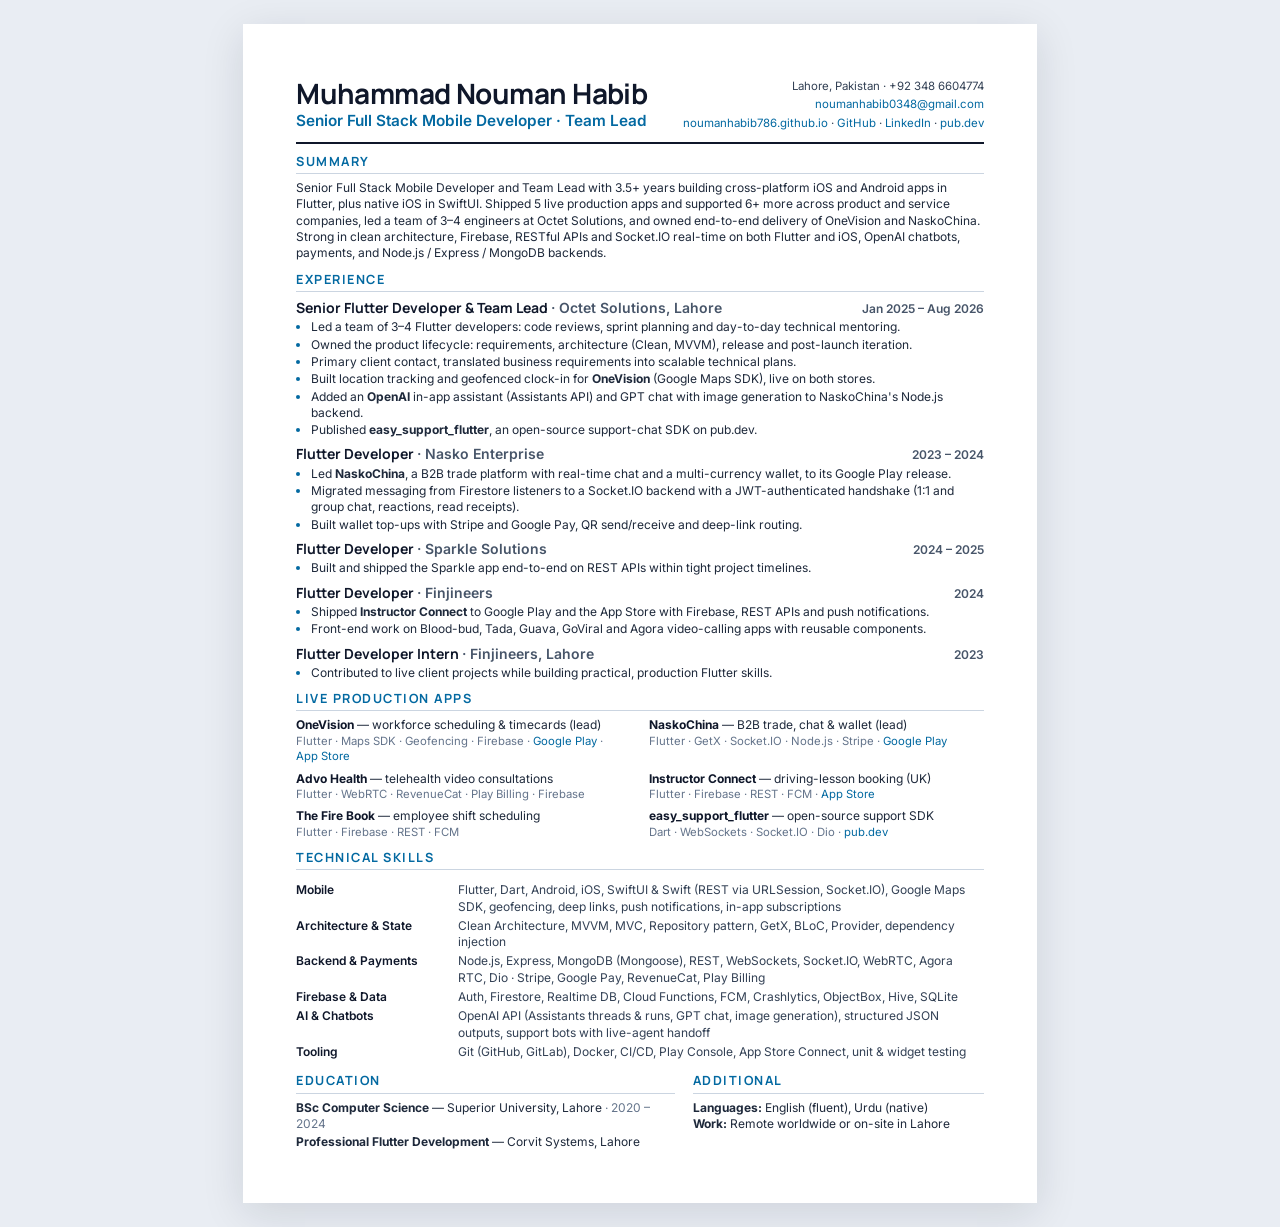
<file: resume/index.html>
<!doctype html>
<html lang="en">
<head>
<meta charset="utf-8">
<meta name="viewport" content="width=device-width, initial-scale=1">
<title>Résumé — Muhammad Nouman Habib</title>
<link rel="preconnect" href="https://fonts.googleapis.com">
<link rel="preconnect" href="https://fonts.gstatic.com" crossorigin>
<link href="https://fonts.googleapis.com/css2?family=Inter:wght@400;500;600;700&family=Manrope:wght@700;800&display=swap" rel="stylesheet">
<style>
  @page { size: A4; margin: 8mm 11mm; }
  * { box-sizing: border-box; }
  body { margin: 0; background: #e9edf3; color: #1e293b; font-family: Inter, system-ui, sans-serif; font-size: 9pt; line-height: 1.36; -webkit-print-color-adjust: exact; print-color-adjust: exact; }
  .page { max-width: 210mm; margin: 24px auto; padding: 14mm; background: #fff; box-shadow: 0 10px 40px rgba(15, 23, 42, .12); }
  a { color: inherit; text-decoration: none; }
  h1, h2, h3 { font-family: Manrope, Inter, sans-serif; margin: 0; color: #0f172a; }
  header { display: flex; justify-content: space-between; gap: 20px; align-items: flex-end; padding-bottom: 10px; border-bottom: 2px solid #0f172a; }
  h1 { white-space: nowrap; font-size: 21pt; letter-spacing: -0.02em; line-height: 1.05; }
  .role { margin-top: 3px; font-size: 11.5pt; font-weight: 600; color: #0369a1; }
  .contact { text-align: right; font-size: 8.6pt; flex: none; color: #334155; line-height: 1.6; }
  .contact a { color: #0369a1; }
  section { margin-top: 9px; }
  h2 { font-size: 9.5pt; letter-spacing: .12em; text-transform: uppercase; color: #0369a1; padding-bottom: 3px; border-bottom: 1px solid #cbd5e1; margin-bottom: 6px; }
  p { margin: 0; }
  .job { margin-top: 6px; break-inside: avoid; }
  .job:first-of-type { margin-top: 0; }
  .job__top { display: flex; justify-content: space-between; gap: 12px; align-items: baseline; }
  h3 { font-size: 10.5pt; }
  h3 span { font-weight: 600; color: #475569; font-family: Inter, sans-serif; }
  .date { font-size: 9pt; font-weight: 600; color: #475569; white-space: nowrap; }
  ul { margin: 2px 0 0; padding-left: 15px; }
  li { margin-top: 1px; }
  li::marker { color: #0369a1; }
  .apps { display: grid; grid-template-columns: 1fr 1fr; gap: 6px 18px; }
  .app { break-inside: avoid; }
  .app b { color: #0f172a; }
  .app small { display: block; color: #64748b; font-size: 8.5pt; }
  .app small a { color: #0369a1; white-space: nowrap; }
  .skills { display: grid; grid-template-columns: 150px 1fr; gap: 3px 12px; }
  .skills dt { font-weight: 600; color: #0f172a; }
  .skills dd { margin: 0; color: #334155; }
  .two { display: grid; grid-template-columns: 1.3fr 1fr; gap: 18px; }
  .muted { color: #64748b; }
  @media print {
    body { background: #fff; }
    .page { margin: 0; padding: 0; box-shadow: none; max-width: none; }
  }
  @media (max-width: 720px) {
    .page { margin: 0; padding: 20px 16px; }
    header { flex-direction: column; align-items: flex-start; }
    .contact { text-align: left; }
    .apps, .two { grid-template-columns: 1fr; }
    .skills { grid-template-columns: 1fr; }
    .skills dd { margin-bottom: 6px; }
    .job__top { flex-direction: column; gap: 0; }
  }
</style>
</head>
<body>
<div class="page">
  <header>
    <div>
      <h1>Muhammad Nouman Habib</h1>
      <p class="role">Senior Full Stack Mobile Developer · Team Lead</p>
    </div>
    <div class="contact">
      Lahore, Pakistan · +92 348 6604774<br>
      <a href="mailto:noumanhabib0348@gmail.com">noumanhabib0348@gmail.com</a><br>
      <a href="https://noumanhabib786.github.io">noumanhabib786.github.io</a> ·
      <a href="https://github.com/NoumanHabib786">GitHub</a> ·
      <a href="https://www.linkedin.com/in/nouman-habib-0208b1220">LinkedIn</a> ·
      <a href="https://pub.dev/packages/easy_support_flutter">pub.dev</a>
    </div>
  </header>

  <section>
    <h2>Summary</h2>
    <p>Senior Full Stack Mobile Developer and Team Lead with 3.5+ years building cross-platform iOS and Android apps in Flutter, plus native iOS in SwiftUI. Shipped 5 live production apps and supported 6+ more across product and service companies, led a team of 3–4 engineers at Octet Solutions, and owned end-to-end delivery of OneVision and NaskoChina. Strong in clean architecture, Firebase, RESTful APIs and Socket.IO real-time on both Flutter and iOS, OpenAI chatbots, payments, and Node.js / Express / MongoDB backends.</p>
  </section>

  <section>
    <h2>Experience</h2>

    <div class="job">
      <div class="job__top"><h3>Senior Flutter Developer &amp; Team Lead <span>· Octet Solutions, Lahore</span></h3><span class="date">Jan 2025 – Aug 2026</span></div>
      <ul>
        <li>Led a team of 3–4 Flutter developers: code reviews, sprint planning and day-to-day technical mentoring.</li>
        <li>Owned the product lifecycle: requirements, architecture (Clean, MVVM), release and post-launch iteration.</li>
        <li>Primary client contact, translated business requirements into scalable technical plans.</li>
        <li>Built location tracking and geofenced clock-in for <b>OneVision</b> (Google Maps SDK), live on both stores.</li>
        <li>Added an <b>OpenAI</b> in-app assistant (Assistants API) and GPT chat with image generation to NaskoChina's Node.js backend.</li>
        <li>Published <b>easy_support_flutter</b>, an open-source support-chat SDK on pub.dev.</li>
      </ul>
    </div>

    <div class="job">
      <div class="job__top"><h3>Flutter Developer <span>· Nasko Enterprise</span></h3><span class="date">2023 – 2024</span></div>
      <ul>
        <li>Led <b>NaskoChina</b>, a B2B trade platform with real-time chat and a multi-currency wallet, to its Google Play release.</li>
        <li>Migrated messaging from Firestore listeners to a Socket.IO backend with a JWT-authenticated handshake (1:1 and group chat, reactions, read receipts).</li>
        <li>Built wallet top-ups with Stripe and Google Pay, QR send/receive and deep-link routing.</li>
      </ul>
    </div>

    <div class="job">
      <div class="job__top"><h3>Flutter Developer <span>· Sparkle Solutions</span></h3><span class="date">2024 – 2025</span></div>
      <ul>
        <li>Built and shipped the Sparkle app end-to-end on REST APIs within tight project timelines.</li>
      </ul>
    </div>

    <div class="job">
      <div class="job__top"><h3>Flutter Developer <span>· Finjineers</span></h3><span class="date">2024</span></div>
      <ul>
        <li>Shipped <b>Instructor Connect</b> to Google Play and the App Store with Firebase, REST APIs and push notifications.</li>
        <li>Front-end work on Blood-bud, Tada, Guava, GoViral and Agora video-calling apps with reusable components.</li>
      </ul>
    </div>


    <div class="job">
      <div class="job__top"><h3>Flutter Developer Intern <span>· Finjineers, Lahore</span></h3><span class="date">2023</span></div>
      <ul><li>Contributed to live client projects while building practical, production Flutter skills.</li></ul>
    </div>
  </section>

  <section>
    <h2>Live Production Apps</h2>
    <div class="apps">
      <div class="app"><b>OneVision</b> — workforce scheduling &amp; timecards (lead)<small>Flutter · Maps SDK · Geofencing · Firebase · <a href="https://play.google.com/store/apps/details?id=onevision.io.ui">Google Play</a> · <a href="https://apps.apple.com/us/app/onevision/id1583380071">App Store</a></small></div>
      <div class="app"><b>NaskoChina</b> — B2B trade, chat &amp; wallet (lead)<small>Flutter · GetX · Socket.IO · Node.js · Stripe · <a href="https://play.google.com/store/apps/details?id=com.qrm.naskochina">Google Play</a></small></div>
      <div class="app"><b>Advo Health</b> — telehealth video consultations<small>Flutter · WebRTC · RevenueCat · Play Billing · Firebase</small></div>
      <div class="app"><b>Instructor Connect</b> — driving-lesson booking (UK)<small>Flutter · Firebase · REST · FCM · <a href="https://apps.apple.com/gb/app/instructor-connect/id6478342769">App Store</a></small></div>
      <div class="app"><b>The Fire Book</b> — employee shift scheduling<small>Flutter · Firebase · REST · FCM</small></div>
      <div class="app"><b>easy_support_flutter</b> — open-source support SDK<small>Dart · WebSockets · Socket.IO · Dio · <a href="https://pub.dev/packages/easy_support_flutter">pub.dev</a></small></div>
    </div>
  </section>

  <section>
    <h2>Technical Skills</h2>
    <dl class="skills">
      <dt>Mobile</dt><dd>Flutter, Dart, Android, iOS, SwiftUI &amp; Swift (REST via URLSession, Socket.IO), Google Maps SDK, geofencing, deep links, push notifications, in-app subscriptions</dd>
      <dt>Architecture &amp; State</dt><dd>Clean Architecture, MVVM, MVC, Repository pattern, GetX, BLoC, Provider, dependency injection</dd>
      <dt>Backend &amp; Payments</dt><dd>Node.js, Express, MongoDB (Mongoose), REST, WebSockets, Socket.IO, WebRTC, Agora RTC, Dio · Stripe, Google Pay, RevenueCat, Play Billing</dd>
      <dt>Firebase &amp; Data</dt><dd>Auth, Firestore, Realtime DB, Cloud Functions, FCM, Crashlytics, ObjectBox, Hive, SQLite</dd>
      <dt>AI &amp; Chatbots</dt><dd>OpenAI API (Assistants threads &amp; runs, GPT chat, image generation), structured JSON outputs, support bots with live-agent handoff</dd>
      <dt>Tooling</dt><dd>Git (GitHub, GitLab), Docker, CI/CD, Play Console, App Store Connect, unit &amp; widget testing</dd>
    </dl>
  </section>

  <section class="two">
    <div>
      <h2>Education</h2>
      <p><b>BSc Computer Science</b> — Superior University, Lahore <span class="muted">· 2020 – 2024</span></p>
      <p style="margin-top:2px"><b>Professional Flutter Development</b> — Corvit Systems, Lahore</p>
    </div>
    <div>
      <h2>Additional</h2>
      <p><b>Languages:</b> English (fluent), Urdu (native)</p>
      <p><b>Work:</b> Remote worldwide or on-site in Lahore</p>
    </div>
  </section>
</div>
</body>
</html>
</file>
<file: styles.css>
/* =========================================================
   Nouman Habib — Portfolio
   ========================================================= */
:root {
  --bg: #070a14;
  --bg-2: #0b1020;
  --panel: #0d1324;
  --panel-2: #111a30;
  --line: rgba(148, 163, 184, 0.14);
  --line-2: rgba(148, 163, 184, 0.24);
  --text: #e7ecf6;
  --muted: #9aa8bf;
  --dim: #66748c;
  --accent: #38bdf8;
  --accent-2: #818cf8;
  --green: #34d399;
  --amber: #fbbf24;
  --red: #f87171;
  --radius: 18px;
  --radius-sm: 10px;
  --shadow: 0 24px 60px -24px rgba(0, 0, 0, 0.7);
  --font: "Inter", system-ui, -apple-system, "Segoe UI", Roboto, sans-serif;
  --display: "Manrope", "Inter", system-ui, sans-serif;
  --mono: "JetBrains Mono", ui-monospace, SFMono-Regular, Menlo, monospace;
  --nav-h: 68px;
}

*, *::before, *::after { box-sizing: border-box; }
html { scroll-behavior: smooth; scroll-padding-top: calc(var(--nav-h) + 16px); -webkit-text-size-adjust: 100%; }
body {
  margin: 0;
  background: var(--bg);
  color: var(--text);
  font-family: var(--font);
  font-size: 16px;
  line-height: 1.65;
  -webkit-font-smoothing: antialiased;
  overflow-x: hidden;
}
img { max-width: 100%; display: block; }
a { color: inherit; text-decoration: none; }
button { font: inherit; color: inherit; }
h1, h2, h3, h4 { font-family: var(--display); line-height: 1.15; margin: 0; letter-spacing: -0.02em; }
p { margin: 0; }
code { font-family: var(--mono); font-size: 0.88em; }
::selection { background: rgba(56, 189, 248, 0.3); }
:focus-visible { outline: 2px solid var(--accent); outline-offset: 3px; border-radius: 6px; }

.container { width: 100%; max-width: 1160px; margin-inline: auto; padding-inline: 24px; }

/* ---------- Background ---------- */
.bg-grid {
  position: fixed; inset: 0; z-index: -2; pointer-events: none;
  background-image:
    linear-gradient(rgba(148, 163, 184, 0.05) 1px, transparent 1px),
    linear-gradient(90deg, rgba(148, 163, 184, 0.05) 1px, transparent 1px);
  background-size: 56px 56px;
  mask-image: radial-gradient(ellipse 80% 60% at 50% 0%, #000 30%, transparent 75%);
  -webkit-mask-image: radial-gradient(ellipse 80% 60% at 50% 0%, #000 30%, transparent 75%);
}
.bg-glow { position: fixed; z-index: -1; pointer-events: none; border-radius: 50%; filter: blur(110px); opacity: 0.35; }
.bg-glow--a { width: 520px; height: 520px; top: -180px; left: -120px; background: #1d4ed8; }
.bg-glow--b { width: 460px; height: 460px; top: 30vh; right: -200px; background: #0f766e; opacity: 0.22; }

/* ---------- Buttons ---------- */
.btn {
  display: inline-flex; align-items: center; justify-content: center; gap: 8px;
  height: 46px; padding: 0 22px; border-radius: 999px;
  font-weight: 600; font-size: 15px; white-space: nowrap;
  border: 1px solid transparent; cursor: pointer;
  transition: transform .2s ease, background .2s ease, border-color .2s ease, box-shadow .2s ease;
}
.btn--sm { height: 38px; padding: 0 16px; font-size: 14px; }
.btn--primary {
  background: linear-gradient(135deg, #38bdf8, #6366f1);
  color: #fff;
  box-shadow: 0 10px 30px -10px rgba(56, 189, 248, 0.6);
}
.btn--primary:hover { transform: translateY(-1px); box-shadow: 0 14px 34px -10px rgba(56, 189, 248, 0.75); }
.btn--ghost { border-color: var(--line-2); background: rgba(255, 255, 255, 0.03); color: var(--text); }
.btn--ghost:hover { border-color: rgba(56, 189, 248, 0.5); background: rgba(56, 189, 248, 0.08); }

.icon-btn {
  display: inline-grid; place-items: center; width: 38px; height: 38px; border-radius: 50%;
  border: 1px solid var(--line-2); color: var(--muted); transition: color .2s, border-color .2s;
}
.icon-btn:hover { color: var(--text); border-color: var(--accent); }

/* ---------- Nav ---------- */
.nav {
  position: sticky; top: 0; z-index: 50;
  border-bottom: 1px solid transparent;
  transition: background .25s ease, border-color .25s ease, backdrop-filter .25s ease;
}
.nav.is-scrolled, .nav.is-open {
  background: rgba(7, 10, 20, 0.78);
  backdrop-filter: saturate(160%) blur(14px);
  -webkit-backdrop-filter: saturate(160%) blur(14px);
  border-bottom-color: var(--line);
}
.nav__inner { height: var(--nav-h); display: flex; align-items: center; gap: 24px; }
.brand { display: inline-flex; align-items: center; gap: 10px; font-family: var(--display); font-weight: 700; }
.brand__mark {
  display: grid; place-items: center; width: 34px; height: 34px; border-radius: 10px;
  background: linear-gradient(135deg, #0ea5e9, #6366f1); color: #fff; font-size: 13px; letter-spacing: 0.02em;
}
.brand__name { font-size: 16px; }
.nav__links { display: flex; gap: 4px; margin-left: auto; }
.nav__links a {
  padding: 8px 14px; border-radius: 999px; font-size: 14px; font-weight: 500; color: var(--muted);
  transition: color .2s, background .2s;
}
.nav__links a:hover { color: var(--text); }
.nav__links a.is-active { color: var(--text); background: rgba(255, 255, 255, 0.06); }
.nav__actions { display: flex; align-items: center; gap: 10px; }
.nav__toggle {
  display: none; width: 40px; height: 40px; border-radius: 10px; border: 1px solid var(--line-2);
  background: transparent; cursor: pointer; position: relative;
}
.nav__toggle span {
  position: absolute; left: 11px; right: 11px; height: 2px; border-radius: 2px; background: var(--text);
  transition: transform .25s ease, top .25s ease;
}
.nav__toggle span:first-child { top: 15px; }
.nav__toggle span:last-child { top: 23px; }
.nav.is-open .nav__toggle span:first-child { top: 19px; transform: rotate(45deg); }
.nav.is-open .nav__toggle span:last-child { top: 19px; transform: rotate(-45deg); }
.nav__mobile { display: none; }

/* ---------- Hero ---------- */
.hero {
  display: grid; grid-template-columns: minmax(0, 1.35fr) minmax(0, 0.85fr);
  gap: 56px; align-items: center; padding-top: 72px; padding-bottom: 40px;
}
.pill {
  display: inline-flex; align-items: center; gap: 10px;
  padding: 7px 14px; border-radius: 999px; border: 1px solid var(--line-2);
  background: rgba(255, 255, 255, 0.03); color: var(--muted); font-size: 13.5px; font-weight: 500;
}
.pulse {
  position: relative; width: 8px; height: 8px; border-radius: 50%; background: var(--green); flex: none;
}
.pulse::after {
  content: ""; position: absolute; inset: -4px; border-radius: 50%; border: 2px solid var(--green);
  animation: pulse 2s ease-out infinite;
}
@keyframes pulse { from { transform: scale(.6); opacity: .9; } to { transform: scale(1.6); opacity: 0; } }

.hero__title { margin-top: 22px; font-size: clamp(40px, 6.2vw, 72px); font-weight: 800; letter-spacing: -0.035em; }
.grad {
  background: linear-gradient(100deg, #7dd3fc 0%, #38bdf8 35%, #818cf8 100%);
  -webkit-background-clip: text; background-clip: text; color: transparent;
}
.hero__role { margin-top: 14px; font-family: var(--display); font-size: clamp(18px, 2.2vw, 22px); font-weight: 600; color: var(--text); opacity: .9; }
.hero__lead { margin-top: 16px; max-width: 580px; color: var(--muted); font-size: 17.5px; }
.hero__cta { display: flex; flex-wrap: wrap; gap: 12px; margin-top: 32px; }

.hero__photo { justify-self: end; width: 100%; max-width: 400px; }
.photo-frame {
  position: relative; border-radius: 28px; padding: 6px;
  background: linear-gradient(160deg, rgba(56, 189, 248, 0.55), rgba(129, 140, 248, 0.25) 40%, rgba(255, 255, 255, 0.04));
  box-shadow: var(--shadow);
}
.photo-frame img { width: 100%; height: auto; aspect-ratio: 3 / 4; object-fit: cover; border-radius: 23px; }
.photo-badge {
  position: absolute; left: -22px; bottom: 28px;
  display: flex; align-items: center; gap: 12px;
  padding: 12px 16px; border-radius: 14px;
  background: rgba(11, 16, 32, 0.88); border: 1px solid var(--line-2);
  backdrop-filter: blur(10px); -webkit-backdrop-filter: blur(10px);
  box-shadow: var(--shadow);
}
.photo-badge__dot { width: 10px; height: 10px; border-radius: 50%; background: var(--accent); box-shadow: 0 0 0 4px rgba(56, 189, 248, 0.2); }
.photo-badge strong { display: block; font-size: 14px; line-height: 1.2; }
.photo-badge small { color: var(--muted); font-size: 12.5px; }

.stats {
  grid-column: 1 / -1; list-style: none; margin: 24px 0 0; padding: 0;
  display: grid; grid-template-columns: repeat(4, minmax(0, 1fr));
  border: 1px solid var(--line); border-radius: var(--radius); overflow: hidden;
  background: rgba(13, 19, 36, 0.6);
}
.stat { padding: 24px 26px; display: flex; flex-direction: column; gap: 2px; }
.stat + .stat { border-left: 1px solid var(--line); }
.stat__num { font-family: var(--display); font-size: 34px; font-weight: 800; letter-spacing: -0.03em; color: #fff; line-height: 1.1; }
.stat__label { font-weight: 600; font-size: 14.5px; margin-top: 6px; }
.stat__sub { color: var(--dim); font-size: 13px; }

/* ---------- Sections ---------- */
.section { padding-top: 112px; }
.section__head { max-width: 640px; margin-bottom: 44px; }
.eyebrow {
  display: inline-flex; align-items: center; gap: 10px;
  font-family: var(--mono); font-size: 12.5px; letter-spacing: 0.14em; text-transform: uppercase; color: var(--accent);
}
.eyebrow::before { content: ""; width: 22px; height: 1px; background: currentColor; }
.section__head h2 { margin-top: 12px; font-size: clamp(30px, 4vw, 44px); font-weight: 800; }
.section__intro { margin-top: 12px; color: var(--muted); font-size: 17px; }

/* ---------- Case studies ---------- */
.case {
  display: grid; grid-template-columns: minmax(0, 1fr) minmax(0, 1.05fr); gap: 48px; align-items: center;
  padding: 44px; margin-bottom: 28px;
  border: 1px solid var(--line); border-radius: 24px;
  background: linear-gradient(180deg, rgba(17, 26, 48, 0.75), rgba(11, 16, 32, 0.75));
}
.case--flip .case__media { order: -1; }
.case__tag { display: flex; align-items: center; gap: 10px; color: var(--muted); font-size: 13.5px; font-weight: 500; }
.case__tag img { width: 22px; height: 22px; border-radius: 6px; }
.tag-dot { width: 10px; height: 10px; border-radius: 50%; background: var(--green); box-shadow: 0 0 0 4px rgba(52, 211, 153, 0.18); margin-inline: 6px; }
.case h3 { margin-top: 14px; font-size: clamp(22px, 2.6vw, 28px); font-weight: 800; }
.label {
  margin-top: 22px; margin-bottom: 8px;
  font-family: var(--mono); font-size: 11.5px; letter-spacing: 0.12em; text-transform: uppercase; color: var(--dim);
}
.case__body > p:not(.label):not(.case__tag) { color: var(--muted); }

.bullets { list-style: none; padding: 0; margin: 0; display: grid; gap: 10px; }
.bullets li { position: relative; padding-left: 20px; color: var(--muted); font-size: 15.5px; }
.bullets li::before {
  content: ""; position: absolute; left: 2px; top: 0.72em; width: 7px; height: 7px; border-radius: 2px;
  background: linear-gradient(135deg, var(--accent), var(--accent-2)); transform: rotate(45deg);
}
.bullets strong { color: var(--text); font-weight: 600; }
.bullets a { color: var(--accent); }
.bullets a:hover { text-decoration: underline; }

.chips { list-style: none; padding: 0; margin: 22px 0 0; display: flex; flex-wrap: wrap; gap: 8px; }
.chips li {
  padding: 5px 12px; border-radius: 999px; font-size: 13px; font-weight: 500;
  color: #cbd5e1; background: rgba(148, 163, 184, 0.08); border: 1px solid var(--line);
}
.chips--sm { margin-top: 14px; gap: 6px; }
.chips--sm li { padding: 3px 10px; font-size: 12px; }

.links { display: flex; flex-wrap: wrap; gap: 8px 20px; margin-top: 20px; }
.link { font-weight: 600; font-size: 14.5px; color: var(--accent); border-bottom: 1px solid transparent; transition: border-color .2s; }
.link:hover { border-bottom-color: currentColor; }

.shot {
  display: block; padding: 0; border: 1px solid var(--line-2); background: var(--panel);
  border-radius: 16px; overflow: hidden; cursor: zoom-in;
  transition: transform .3s ease, border-color .3s ease, box-shadow .3s ease;
}
.shot:hover { transform: translateY(-4px); border-color: rgba(56, 189, 248, 0.5); box-shadow: var(--shadow); }
.shot img { width: 100%; height: auto; }
.shot--wide { border-radius: 18px; }

.phones { display: grid; grid-template-columns: repeat(3, minmax(0, 1fr)); gap: 14px; align-items: center; }
.phones .shot { border-radius: 18px; }
.phones .shot:nth-child(2) { transform: translateY(-18px); }
.phones .shot:nth-child(2):hover { transform: translateY(-22px); }
.phones--below { margin-top: 40px; }
.tag-dot--warm { background: #f59e0b; box-shadow: 0 0 0 4px rgba(245, 158, 11, 0.18); }

/* Advo Health mock */
.mock { display: grid; grid-template-columns: 1.15fr 0.85fr; gap: 16px; align-items: center; }
.mock__call {
  position: relative; aspect-ratio: 9 / 16; max-height: 440px; width: 100%;
  border-radius: 26px; overflow: hidden; border: 1px solid var(--line-2);
  background:
    radial-gradient(circle at 50% 38%, rgba(56, 189, 248, 0.35), transparent 45%),
    linear-gradient(180deg, #13203d, #0a1024);
}
.mock__remote {
  position: absolute; left: 50%; top: 36%; transform: translate(-50%, -50%);
  width: 96px; height: 96px; border-radius: 50%;
  display: grid; place-items: center; font-family: var(--display); font-weight: 800; font-size: 26px;
  background: linear-gradient(135deg, #0ea5e9, #6366f1); box-shadow: 0 0 0 10px rgba(56, 189, 248, 0.12), 0 0 0 22px rgba(56, 189, 248, 0.06);
}
.mock__self {
  position: absolute; right: 14px; top: 14px; width: 30%; aspect-ratio: 3 / 4; border-radius: 12px;
  background: linear-gradient(160deg, #334155, #1e293b); border: 1px solid var(--line-2);
}
.mock__live {
  position: absolute; left: 14px; top: 16px; display: inline-flex; align-items: center; gap: 8px;
  padding: 4px 10px; border-radius: 999px; background: rgba(0, 0, 0, 0.45); font-size: 12px; font-weight: 600;
}
.mock__controls { position: absolute; left: 0; right: 0; bottom: 22px; display: flex; justify-content: center; gap: 14px; }
.mock__controls i { width: 44px; height: 44px; border-radius: 50%; background: rgba(255, 255, 255, 0.14); }
.mock__controls i.end { background: var(--red); }
.mock__plan {
  padding: 22px 20px; border-radius: 20px; border: 1px solid rgba(129, 140, 248, 0.4);
  background: linear-gradient(180deg, rgba(99, 102, 241, 0.16), rgba(13, 19, 36, 0.9));
}
.mock__plan-title { font-family: var(--display); font-weight: 800; font-size: 20px; }
.mock__plan-price { color: var(--muted); font-size: 13.5px; }
.mock__plan ul { list-style: none; padding: 0; margin: 14px 0 18px; display: grid; gap: 8px; font-size: 13.5px; color: #cbd5e1; }
.mock__plan li::before { content: "✓"; color: var(--green); margin-right: 8px; font-weight: 700; }
.mock__plan-btn {
  display: block; text-align: center; padding: 9px; border-radius: 10px; font-weight: 600; font-size: 14px;
  background: linear-gradient(135deg, #38bdf8, #6366f1);
}
.mock__plan small { display: block; text-align: center; margin-top: 8px; color: var(--dim); font-size: 12px; }

/* More work rail */
.more { margin-top: 64px; }
.more__head { display: flex; align-items: center; justify-content: space-between; gap: 16px; margin-bottom: 20px; }
.more__head h3 { font-size: 24px; font-weight: 800; }
.more__arrows { display: flex; gap: 8px; }
.arrow {
  width: 42px; height: 42px; border-radius: 50%; border: 1px solid var(--line-2); background: rgba(255, 255, 255, 0.03);
  font-size: 22px; line-height: 1; cursor: pointer; transition: border-color .2s, background .2s, opacity .2s;
}
.arrow:hover { border-color: var(--accent); background: rgba(56, 189, 248, 0.08); }
.arrow:disabled { opacity: .35; cursor: default; }
.rail {
  display: grid; grid-auto-flow: column; grid-auto-columns: minmax(280px, 320px); gap: 18px;
  overflow-x: auto; scroll-snap-type: x mandatory; padding-bottom: 14px;
  scrollbar-width: thin; scrollbar-color: rgba(148, 163, 184, 0.3) transparent;
}
.rail::-webkit-scrollbar { height: 6px; }
.rail::-webkit-scrollbar-thumb { background: rgba(148, 163, 184, 0.25); border-radius: 6px; }
.mini {
  scroll-snap-align: start; display: flex; flex-direction: column;
  padding: 14px 14px 20px; border-radius: 20px; border: 1px solid var(--line);
  background: linear-gradient(180deg, rgba(17, 26, 48, 0.8), rgba(11, 16, 32, 0.8));
}
.mini__img, .mini__art { height: 190px; border-radius: 14px; margin-bottom: 16px; }
.mini__img { width: 100%; }
.mini__img img { width: 100%; height: 100%; object-fit: cover; object-position: center 22%; }
.mini__img--site img { object-position: left top; }
.mini__art {
  display: grid; place-items: center; overflow: hidden; border: 1px solid var(--line);
  font-family: var(--display); font-weight: 800; font-size: 26px; letter-spacing: -0.02em; color: #fff;
}
.mini__art code { font-size: 14px; font-weight: 500; padding: 8px 12px; border-radius: 8px; background: rgba(0, 0, 0, 0.35); }
.mini__art--sched { background: radial-gradient(circle at 70% 20%, #fca5a5, transparent 50%), linear-gradient(135deg, #b91c1c, #7c2d12); }
.mini__art--pkg { background: linear-gradient(135deg, #0369a1, #0f172a); color: #7dd3fc; }
.mini__art--swift { background: linear-gradient(135deg, #f97316, #ef4444); font-size: 30px; }
.mini__kicker { padding-inline: 4px; color: var(--dim); font-size: 12.5px; font-weight: 500; }
.mini h4 { padding-inline: 4px; margin-top: 4px; font-size: 19px; font-weight: 800; }
.mini > p:not(.mini__kicker) { flex: 1 0 auto; padding-inline: 4px; margin-top: 8px; color: var(--muted); font-size: 14.5px; line-height: 1.6; }
.mini .chips, .mini .links { padding-inline: 4px; }
.mini .links { margin-top: 16px; }

/* ---------- Skills ---------- */
.skills { display: grid; grid-template-columns: repeat(2, minmax(0, 1fr)); gap: 20px; }
.skill-card {
  padding: 28px; border-radius: var(--radius); border: 1px solid var(--line);
  background: linear-gradient(180deg, rgba(17, 26, 48, 0.75), rgba(11, 16, 32, 0.75));
  transition: border-color .3s;
}
.skill-card:hover { border-color: var(--line-2); }
.skill-card h3 { display: flex; align-items: center; gap: 12px; font-size: 18px; font-weight: 700; }
.skill-card .chips { margin-top: 18px; }
.dot { width: 10px; height: 10px; border-radius: 3px; transform: rotate(45deg); flex: none; }
.dot--blue { background: var(--accent); box-shadow: 0 0 14px rgba(56, 189, 248, .6); }
.dot--violet { background: var(--accent-2); box-shadow: 0 0 14px rgba(129, 140, 248, .6); }
.dot--cyan { background: var(--green); box-shadow: 0 0 14px rgba(52, 211, 153, .6); }
.dot--amber { background: var(--amber); box-shadow: 0 0 14px rgba(251, 191, 36, .6); }

/* ---------- Timeline ---------- */
.timeline { list-style: none; margin: 0; padding: 0; position: relative; }
.timeline::before {
  content: ""; position: absolute; left: 200px; top: 8px; bottom: 8px; width: 1px;
  background: linear-gradient(180deg, var(--accent), rgba(129, 140, 248, .4) 60%, transparent);
}
.tl { display: grid; grid-template-columns: 200px minmax(0, 1fr); gap: 0 40px; position: relative; padding-bottom: 22px; }
.tl::before {
  content: ""; position: absolute; left: 194px; top: 26px; width: 13px; height: 13px; border-radius: 50%;
  background: var(--bg); border: 2px solid var(--accent); box-shadow: 0 0 0 5px rgba(56, 189, 248, .12);
}
.tl:first-child::before { background: var(--accent); }
.tl--edu::before { border-color: var(--amber); box-shadow: 0 0 0 5px rgba(251, 191, 36, .12); }
.tl__meta { padding-top: 20px; padding-right: 20px; text-align: right; display: flex; flex-direction: column; }
.tl__date { font-family: var(--mono); font-size: 13.5px; color: var(--text); }
.tl__where { font-size: 13px; color: var(--dim); }
.tl__card {
  padding: 22px 26px; border-radius: var(--radius); border: 1px solid var(--line);
  background: linear-gradient(180deg, rgba(17, 26, 48, 0.7), rgba(11, 16, 32, 0.7));
}
.tl__org { font-size: 13.5px; font-weight: 600; color: var(--accent); }
.tl--edu .tl__org { color: var(--amber); }
.tl__card h3 { margin-top: 4px; margin-bottom: 12px; font-size: 19px; font-weight: 700; }

/* ---------- Contact ---------- */
.contact {
  position: relative; text-align: center; padding: 72px 32px; border-radius: 28px; overflow: hidden;
  border: 1px solid rgba(56, 189, 248, 0.25);
  background:
    radial-gradient(ellipse 60% 80% at 50% 0%, rgba(56, 189, 248, 0.18), transparent 70%),
    linear-gradient(180deg, rgba(17, 26, 48, 0.9), rgba(11, 16, 32, 0.9));
}
.contact .eyebrow { justify-content: center; }
.contact h2 { margin-top: 12px; font-size: clamp(32px, 5vw, 52px); font-weight: 800; }
.contact__lead { margin: 14px auto 0; max-width: 560px; color: var(--muted); font-size: 17px; }
.email {
  position: relative; margin-top: 32px; display: inline-flex; align-items: center; gap: 12px;
  padding: 16px 24px; border-radius: 16px; border: 1px solid var(--line-2); background: rgba(7, 10, 20, 0.6);
  font-family: var(--display); font-weight: 700; font-size: clamp(16px, 2.4vw, 22px); cursor: pointer;
  max-width: 100%; word-break: break-all;
  transition: border-color .2s, transform .2s;
}
.email svg { color: var(--accent); flex: none; }
.email:hover { border-color: var(--accent); transform: translateY(-2px); }
.email__hint {
  position: absolute; left: 50%; bottom: -26px; transform: translateX(-50%);
  font-family: var(--font); font-weight: 500; font-size: 12px; color: var(--dim); white-space: nowrap;
  opacity: 0; transition: opacity .2s;
}
.email:hover .email__hint, .email:focus-visible .email__hint { opacity: 1; }
.socials { display: flex; justify-content: center; gap: 12px; margin-top: 44px; }
.socials a {
  display: grid; place-items: center; width: 48px; height: 48px; border-radius: 14px;
  border: 1px solid var(--line-2); color: var(--muted); background: rgba(255, 255, 255, 0.03);
  transition: color .2s, border-color .2s, transform .2s;
}
.socials a:hover { color: #fff; border-color: var(--accent); transform: translateY(-2px); }

/* ---------- Footer ---------- */
.footer {
  display: flex; justify-content: space-between; align-items: center; gap: 16px; flex-wrap: wrap;
  margin-top: 80px; padding-top: 28px; padding-bottom: 36px; border-top: 1px solid var(--line);
  color: var(--dim); font-size: 14px;
}
.footer a:hover { color: var(--text); }

/* ---------- Toast & lightbox ---------- */
.toast {
  position: fixed; left: 50%; bottom: 28px; z-index: 80; transform: translate(-50%, 20px);
  padding: 12px 18px; border-radius: 12px; background: #f8fafc; color: #0f172a; font-weight: 600; font-size: 14px;
  box-shadow: var(--shadow); opacity: 0; pointer-events: none; transition: opacity .25s, transform .25s;
}
.toast.is-visible { opacity: 1; transform: translate(-50%, 0); }
.lightbox {
  position: fixed; inset: 0; z-index: 90; display: grid; place-items: center; padding: 24px;
  background: rgba(3, 5, 12, 0.88); backdrop-filter: blur(8px); -webkit-backdrop-filter: blur(8px);
  cursor: zoom-out; animation: fade .2s ease;
}
.lightbox[hidden] { display: none; }
.lightbox img { max-width: min(1200px, 94vw); max-height: 88vh; width: auto; height: auto; border-radius: 16px; box-shadow: var(--shadow); }
.lightbox__close {
  position: absolute; top: 18px; right: 18px; width: 44px; height: 44px; border-radius: 50%;
  border: 1px solid var(--line-2); background: rgba(255, 255, 255, 0.06); font-size: 26px; line-height: 1; cursor: pointer;
}
@keyframes fade { from { opacity: 0; } to { opacity: 1; } }

/* ---------- Reveal ---------- */
.js .reveal { opacity: 0; transform: translateY(18px); transition: opacity .7s ease, transform .7s ease; }
.js .reveal.is-visible { opacity: 1; transform: none; }

/* ---------- Responsive ---------- */
@media (max-width: 980px) {
  .hero { grid-template-columns: minmax(0, 1fr) minmax(0, 0.8fr); gap: 36px; }
  .case { grid-template-columns: minmax(0, 1fr); gap: 32px; padding: 32px; }
  .case--flip .case__media { order: 0; }
  .case__media { max-width: 640px; }
  .stats { grid-template-columns: repeat(2, minmax(0, 1fr)); }
  .stat:nth-child(3) { border-left: 0; }
  .stat:nth-child(n + 3) { border-top: 1px solid var(--line); }
}

@media (max-width: 860px) {
  .nav__links { display: none; }
  .nav__actions { margin-left: auto; }
  .nav__toggle { display: block; }
  .nav__mobile {
    display: grid; overflow: hidden; max-height: 0; padding-inline: 16px;
    transition: max-height .3s ease, padding .3s ease;
  }
  .nav.is-open .nav__mobile { max-height: 360px; padding-bottom: 16px; }
  .nav__mobile a { padding: 13px 8px; border-bottom: 1px solid var(--line); font-weight: 500; color: var(--muted); }
  .nav__mobile a:last-child { border-bottom: 0; color: var(--accent); }
  .skills { grid-template-columns: minmax(0, 1fr); }
  .timeline::before { left: 6px; }
  .tl { grid-template-columns: minmax(0, 1fr); padding-left: 32px; }
  .tl::before { left: 0; top: 4px; }
  .tl__meta { padding: 0 0 10px; text-align: left; flex-direction: row; gap: 12px; align-items: baseline; flex-wrap: wrap; }
}

@media (max-width: 720px) {
  .container { padding-inline: 16px; }
  .hide-sm, .nav__actions .icon-btn { display: none; }
  .nav__inner { gap: 12px; }
  .brand__name { white-space: nowrap; }
  .hero { grid-template-columns: minmax(0, 1fr); padding-top: 40px; gap: 32px; }
  .hero__photo { justify-self: center; max-width: 300px; order: -1; }
  .photo-badge { left: 50%; transform: translateX(-50%); bottom: -20px; white-space: nowrap; }
  .hero__lead { font-size: 16.5px; }
  .hero__cta .btn { flex: 1 1 auto; }
  .stats { margin-top: 8px; }
  .stat { padding: 18px; }
  .stat__num { font-size: 28px; }
  .section { padding-top: 84px; }
  .section__head { margin-bottom: 32px; }
  .case { padding: 22px 18px; border-radius: 20px; }
  .phones { gap: 8px; }
  .phones .shot { border-radius: 12px; }
  .phones .shot:nth-child(2) { transform: translateY(-10px); }
  .mock { grid-template-columns: minmax(0, 1fr) minmax(0, 1fr); gap: 10px; }
  .mock__remote { width: 64px; height: 64px; font-size: 18px; }
  .mock__controls i { width: 32px; height: 32px; }
  .mock__plan { padding: 16px 14px; }
  .rail { grid-auto-columns: 82%; }
  .tl__card { padding: 18px; }
  .contact { padding: 52px 18px; border-radius: 22px; }
  .email { padding: 14px 16px; }
  .footer { justify-content: center; text-align: center; }
}

@media (max-width: 380px) {
  .brand__name { display: none; }
  .stats { grid-template-columns: minmax(0, 1fr); }
  .stat + .stat { border-left: 0; border-top: 1px solid var(--line); }
}

@media (prefers-reduced-motion: reduce) {
  html { scroll-behavior: auto; }
  *, *::before, *::after { animation: none !important; transition: none !important; }
  .js .reveal { opacity: 1; transform: none; }
}

@media print {
  .bg-grid, .bg-glow, .nav, .more__arrows, .toast, .lightbox { display: none !important; }
  .js .reveal { opacity: 1; transform: none; }
}

/* Hero stack */
.hero__stack { list-style: none; padding: 0; margin: 14px 0 0; display: flex; flex-wrap: wrap; gap: 8px; }
.hero__stack li {
  font-family: var(--mono); font-size: 12.5px; padding: 5px 11px; border-radius: 8px;
  border: 1px solid rgba(56, 189, 248, 0.3); background: rgba(56, 189, 248, 0.08); color: #bae6fd;
}

/* Delivered apps */
.apps__group {
  display: flex; align-items: center; gap: 10px; margin: 40px 0 16px;
  font-family: var(--mono); font-size: 12.5px; font-weight: 500; letter-spacing: 0.12em; text-transform: uppercase; color: var(--muted);
}
.section__head + .apps__group { margin-top: 0; }
.apps__group span {
  padding: 2px 9px; border-radius: 999px; background: rgba(56, 189, 248, 0.12); color: var(--accent); letter-spacing: 0;
}
.apps-grid { display: grid; grid-template-columns: repeat(5, minmax(0, 1fr)); gap: 16px; }
.app {
  display: flex; flex-direction: column; padding: 20px; border-radius: var(--radius); border: 1px solid var(--line);
  background: linear-gradient(180deg, rgba(17, 26, 48, 0.75), rgba(11, 16, 32, 0.75));
  transition: border-color .25s ease, transform .25s ease;
}
.app:hover { border-color: var(--line-2); transform: translateY(-2px); }
.app__top { display: flex; justify-content: space-between; align-items: flex-start; gap: 10px; }
.app__icon { width: 52px; height: 52px; border-radius: 14px; object-fit: cover; background: #fff; flex: none; }
.app__icon--mono {
  display: grid; place-items: center; background: var(--c); color: #fff;
  font-family: var(--display); font-weight: 800; font-size: 17px; letter-spacing: -0.02em;
  box-shadow: inset 0 0 0 1px rgba(255, 255, 255, 0.15);
}
.app__role { font-size: 11.5px; font-weight: 600; padding: 3px 9px; border-radius: 999px; border: 1px solid; white-space: nowrap; }
.app__role--lead { color: var(--accent); border-color: rgba(56, 189, 248, 0.4); background: rgba(56, 189, 248, 0.08); }
.app__role--core { color: #a5b4fc; border-color: rgba(129, 140, 248, 0.4); background: rgba(129, 140, 248, 0.08); }
.app__role--built { color: #fcd34d; border-color: rgba(251, 191, 36, 0.4); background: rgba(251, 191, 36, 0.08); }
.app h4 { margin-top: 14px; font-size: 17px; font-weight: 700; }
.app p { margin-top: 2px; color: var(--muted); font-size: 13.5px; line-height: 1.5; }
.app__links { display: flex; flex-wrap: wrap; gap: 6px 14px; margin-top: auto; padding-top: 14px; }
.app__links .link { font-size: 13.5px; }
.apps-grid--compact { grid-template-columns: repeat(3, minmax(0, 1fr)); gap: 12px; }
@media (max-width: 980px) {
  .apps-grid { grid-template-columns: repeat(3, minmax(0, 1fr)); }
  .apps-grid--compact { grid-template-columns: repeat(2, minmax(0, 1fr)); }
}
.app--compact { flex-direction: row; align-items: center; gap: 14px; padding: 14px 16px; }
.app--compact .app__icon { width: 40px; height: 40px; border-radius: 11px; font-size: 14px; }
.app--compact h4 { margin-top: 0; font-size: 15px; }
.app--compact p { font-size: 12.5px; }
@media (max-width: 720px) {
  .apps-grid { grid-template-columns: repeat(2, minmax(0, 1fr)); gap: 12px; }
  .apps-grid--compact { grid-template-columns: repeat(2, minmax(0, 1fr)); gap: 10px; }
  .app--compact { flex-direction: column; align-items: flex-start; gap: 10px; padding: 14px; }
  .app { padding: 16px; }
  .app__top { flex-direction: column; }
}

/* AI skills card */
.skill-card--wide { grid-column: 1 / -1; }
.dot--pink { background: #f472b6; box-shadow: 0 0 14px rgba(244, 114, 182, .6); }

/* Fiverr button */
.btn--fiverr { background: #1dbf73; color: #fff; box-shadow: 0 10px 30px -12px rgba(29, 191, 115, 0.6); }
.btn--fiverr:hover { background: #19a463; transform: translateY(-1px); }
.btn--fiverr svg circle { fill: #fff; }
.btn--fiverr svg text { fill: #1dbf73; }
.contact__actions { display: flex; justify-content: center; margin-top: 40px; }

/* App icons without a real logo: neutral category symbol */
.app__icon--glyph {
  display: grid; place-items: center; background: rgba(148, 163, 184, 0.1);
  border: 1px solid var(--line-2); color: #cbd5e1;
}
.app--compact { padding-left: 18px; border-left: 3px solid rgba(56, 189, 248, 0.45); }

/* Contact actions: résumé download + Fiverr */
.contact__actions { flex-wrap: wrap; gap: 12px; }
@media (max-width: 720px) { .contact__actions .btn { flex: 1 1 100%; } }
</file>
